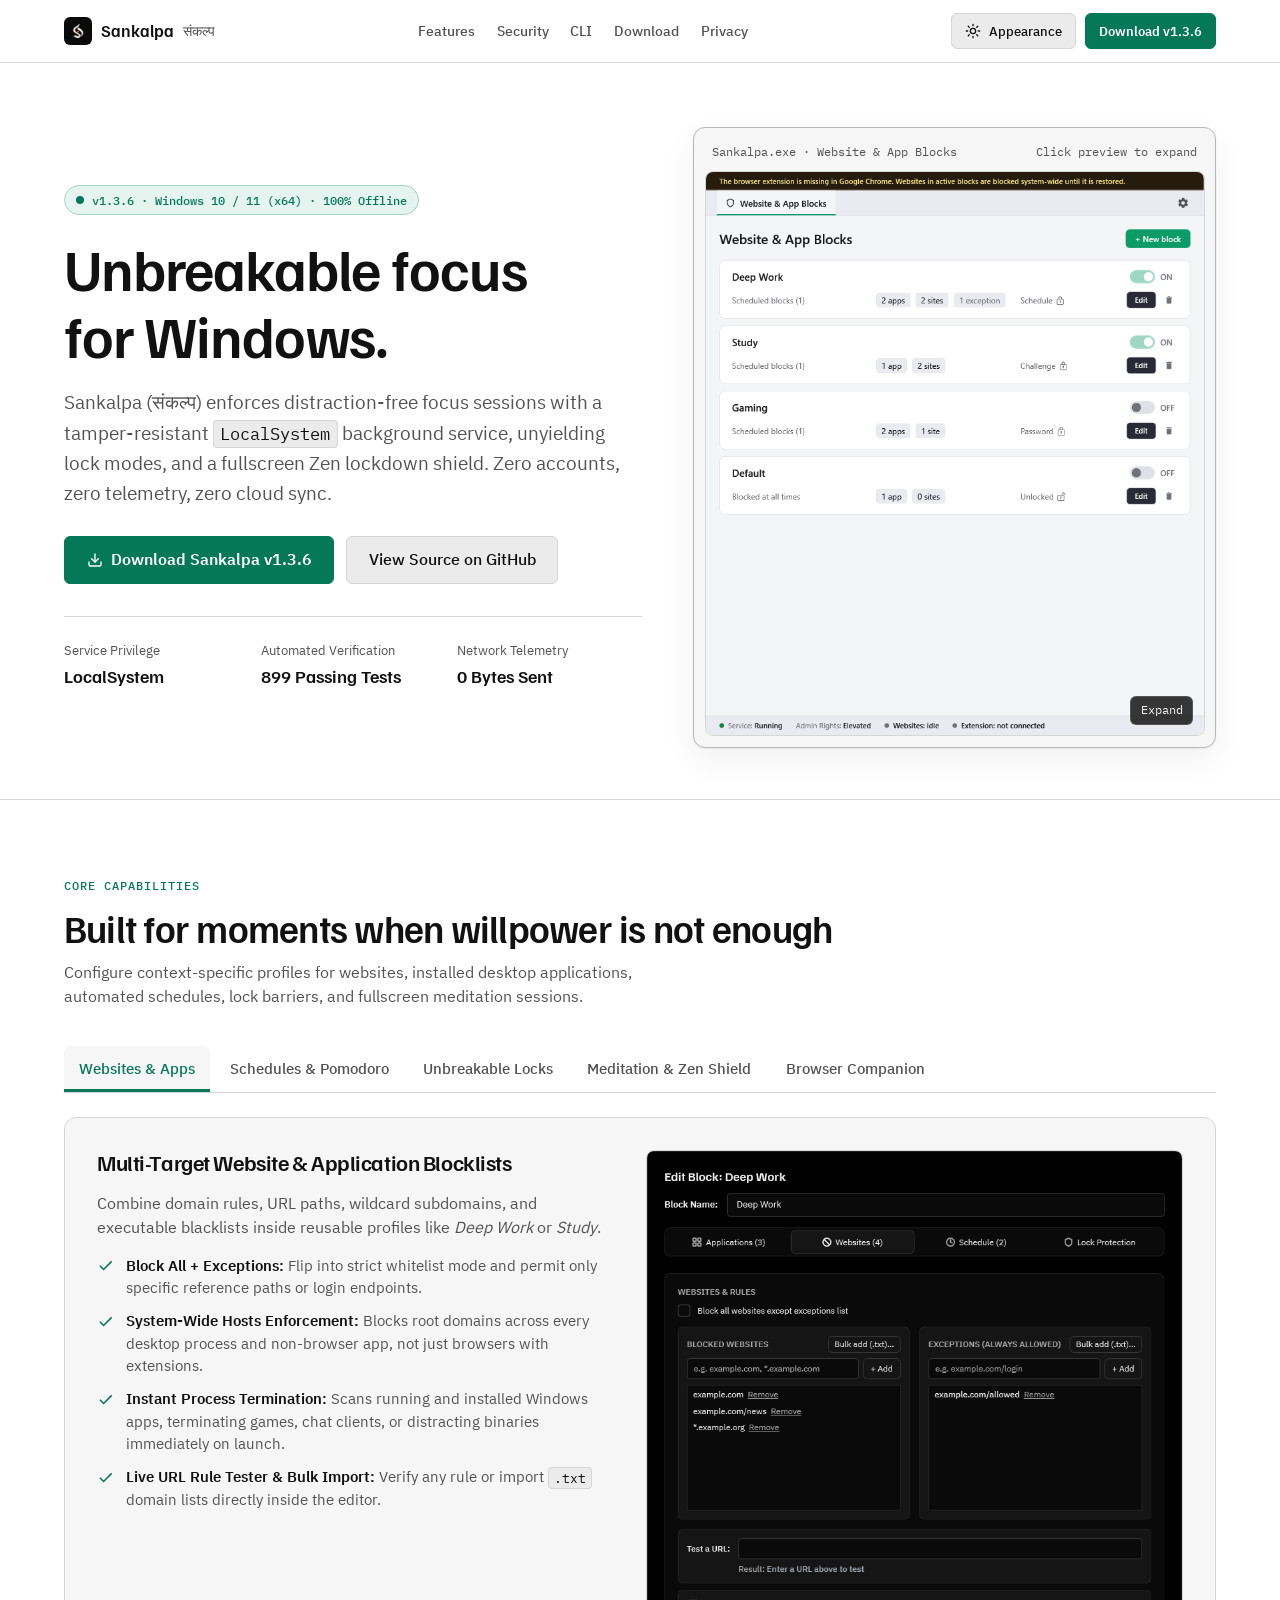
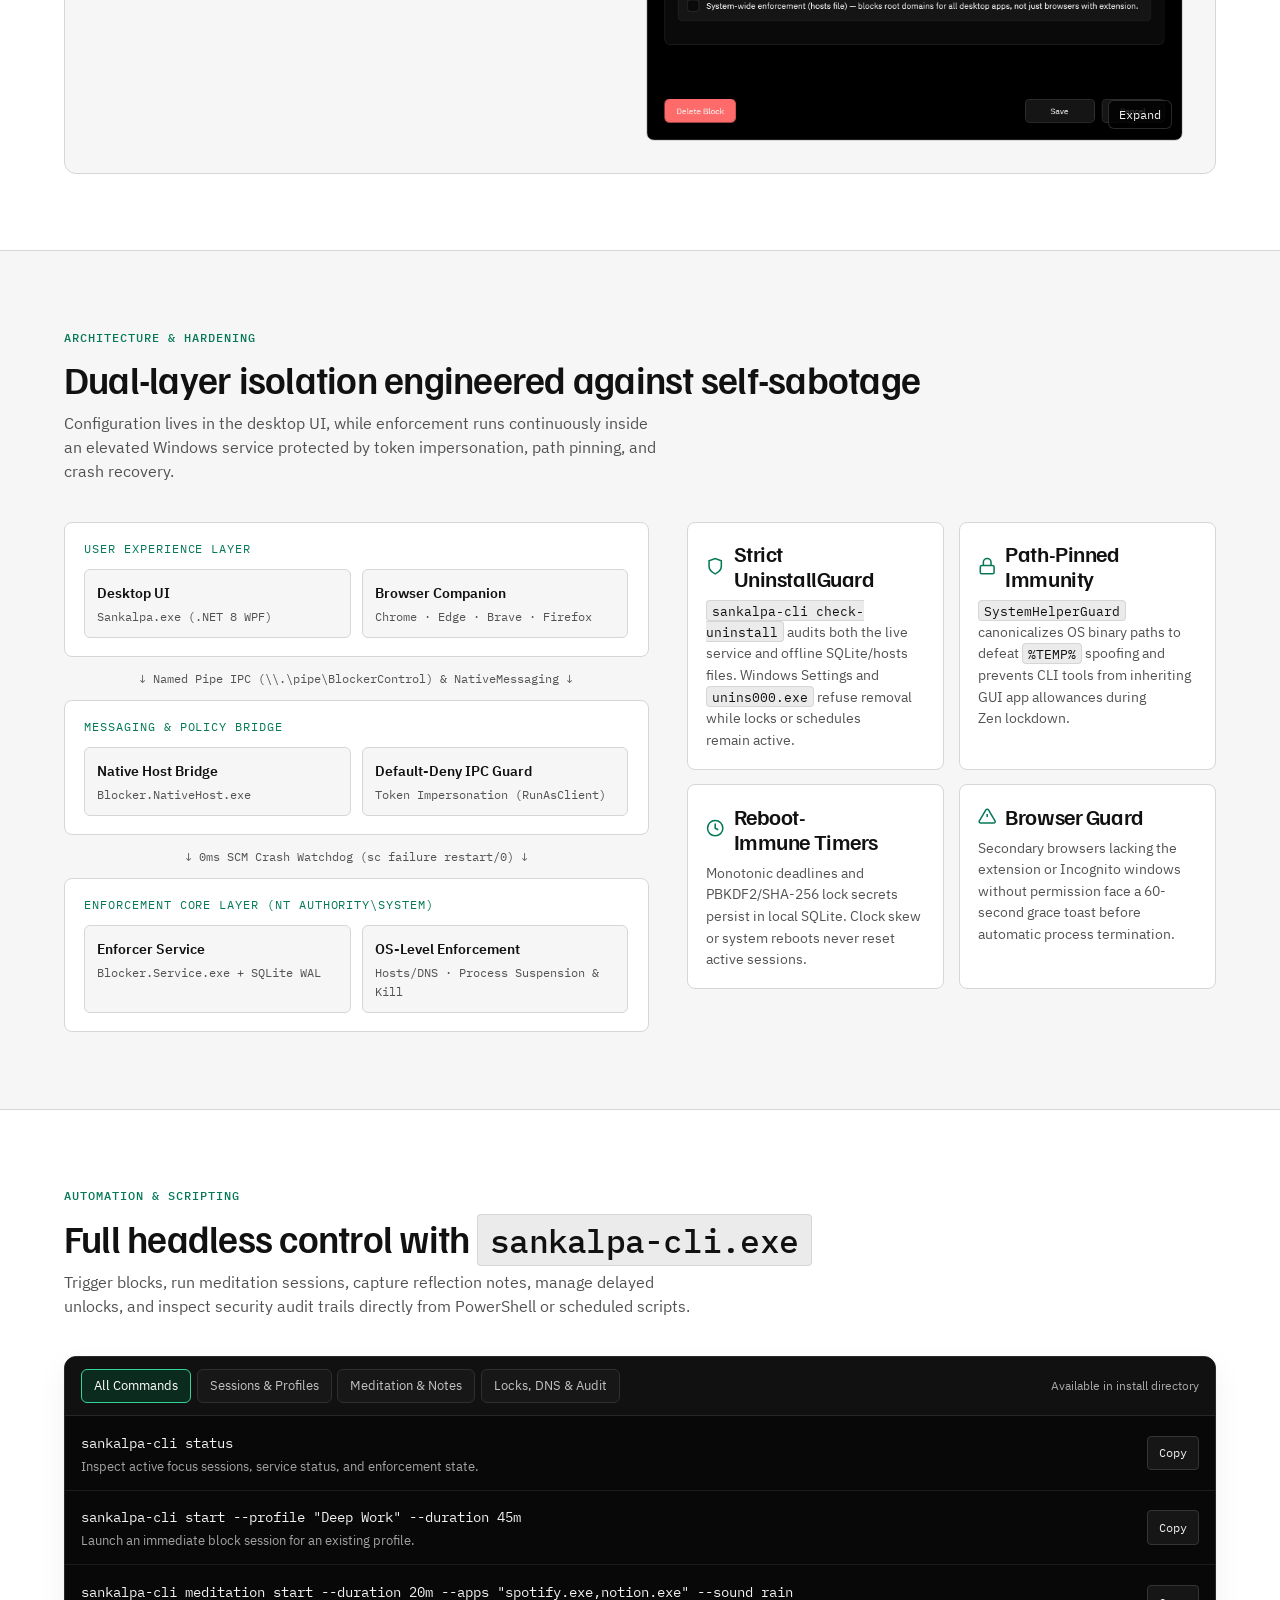
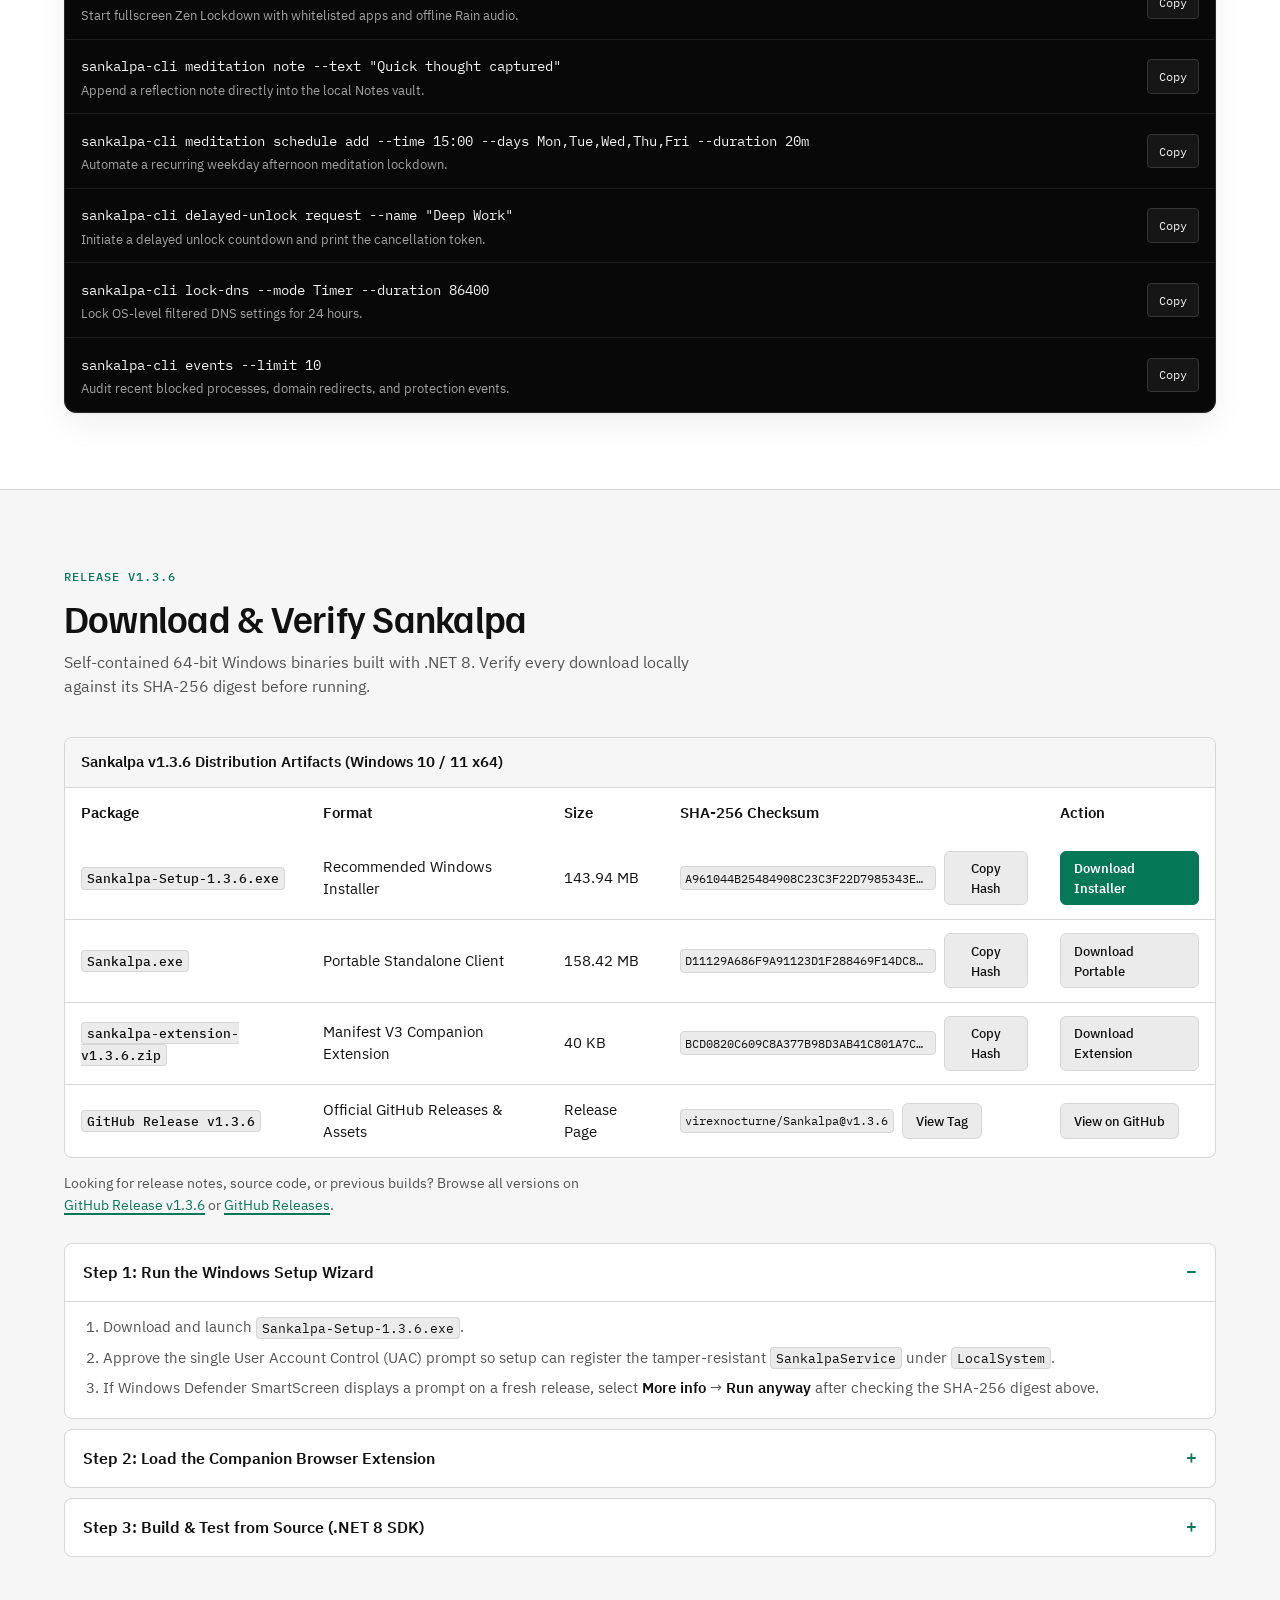
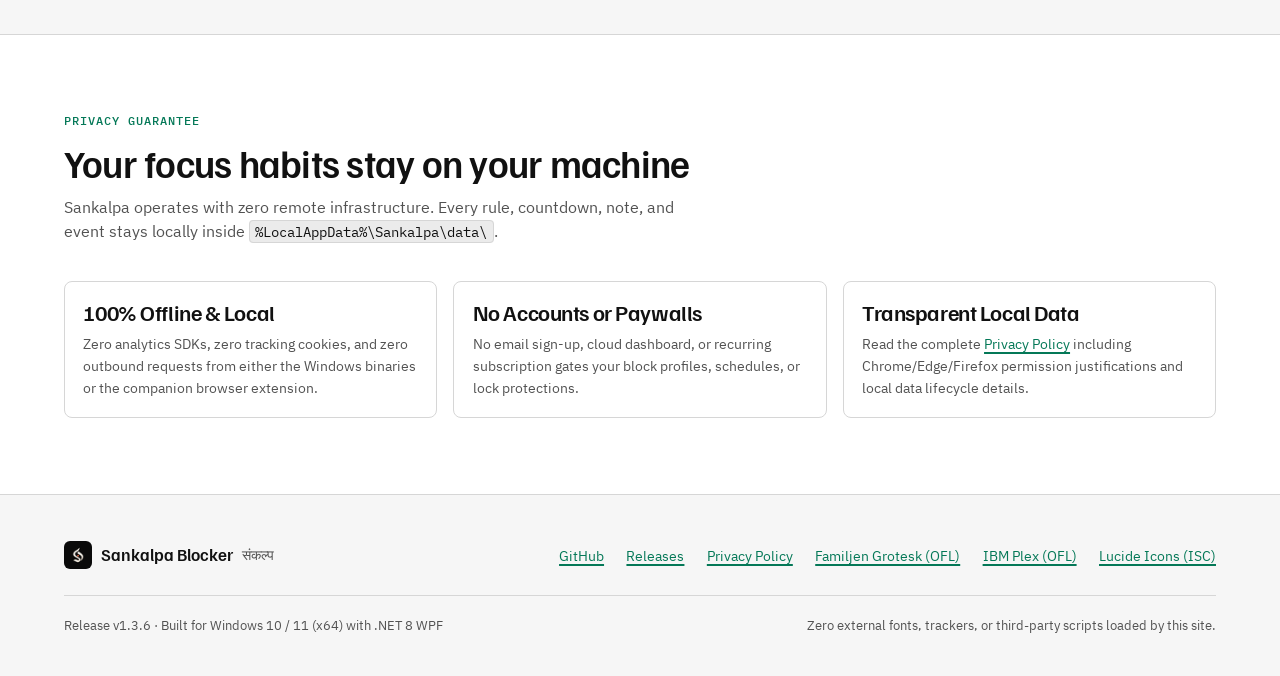
<file: docs/index.html>
<!DOCTYPE html>
<html lang="en" data-accent="emerald">
<head>
  <meta charset="utf-8">
  <meta name="viewport" content="width=device-width, initial-scale=1.0">
  <title>Sankalpa Blocker | Tamper-Resistant Focus &amp; App Blocker for Windows</title>
  <meta name="description" content="Tamper-resistant focus, website, and application blocker for Windows. 100% offline enforcement with LocalSystem service hardening, unbreakable lock modes, and Zen lockdown mode.">
  <meta name="color-scheme" content="light dark">
  <script>
    (function () {
      try {
        var scheme = localStorage.getItem("color-scheme");
        if (scheme === "light" || scheme === "dark") {
          document.querySelector('meta[name="color-scheme"]').content = scheme;
        }
        var accent = localStorage.getItem("sankalpa-accent");
        if (accent && /^(emerald|indigo|violet|amber|rose|slate)$/.test(accent)) {
          document.documentElement.dataset.accent = accent;
        }
      } catch (e) {}
    })();
  </script>
  <link rel="icon" type="image/png" href="assets/logo-32.png">
  <link rel="preload" href="assets/fonts/FamiljenGrotesk-SemiBold.ttf" as="font" type="font/ttf" crossorigin>
  <link rel="stylesheet" href="styles.css">
  <script src="app.js" defer></script>
</head>
<body>
  <a href="#main-heading" class="skip-link visually-hidden">Skip to content</a>

  <header class="site-header">
    <div class="container header-inner">
      <a href="#top" class="brand">
        <img src="assets/logo-32.png" alt="" width="32" height="32" class="brand-logo">
        <span>Sankalpa</span>
        <span lang="sa" class="brand-sanskrit">संकल्प</span>
      </a>

      <nav aria-label="Primary">
        <ul class="nav-list">
          <li><a href="#features" class="nav-link">Features</a></li>
          <li><a href="#security" class="nav-link">Security</a></li>
          <li><a href="#cli" class="nav-link">CLI</a></li>
          <li><a href="#download" class="nav-link">Download</a></li>
          <li><a href="privacy.html" class="nav-link">Privacy</a></li>
        </ul>
      </nav>

      <div class="header-actions">
        <button id="appearance-trigger" type="button" class="btn btn-compact" popovertarget="appearance-popover" aria-haspopup="dialog">
          <svg class="btn-icon" aria-hidden="true" viewBox="0 0 24 24" fill="none" stroke="currentColor" stroke-width="2" stroke-linecap="round" stroke-linejoin="round">
            <circle cx="12" cy="12" r="4"></circle>
            <path d="M12 2v2M12 20v2M4.93 4.93l1.41 1.41M17.66 17.66l1.41 1.41M2 12h2M20 12h2M6.34 17.66l-1.41 1.41M19.07 4.93l-1.41 1.41"></path>
          </svg>
          <span>Appearance</span>
        </button>
        <a href="#download" class="btn btn-primary btn-compact header-cta">Download v1.3.6</a>
      </div>
    </div>

    <div id="appearance-popover" class="appearance-popover" popover="auto" aria-labelledby="appearance-heading">
      <div class="popover-header">
        <h2 id="appearance-heading" class="popover-title">Appearance &amp; Theme</h2>
        <button id="appearance-done" type="button" class="btn btn-compact">Done</button>
      </div>

      <div class="popover-section">
        <fieldset class="theme-options">
          <legend class="popover-label">Theme mode</legend>
          <label class="theme-option" for="theme-system">
            <span class="theme-option-left">
              <input id="theme-system" type="radio" name="site-theme" value="system" checked>
              <span>System</span>
            </span>
            <span id="system-scheme-meta" class="theme-meta">Follows OS</span>
          </label>
          <label class="theme-option" for="theme-dark">
            <span class="theme-option-left">
              <input id="theme-dark" type="radio" name="site-theme" value="dark">
              <span>Obsidian Black</span>
            </span>
            <span class="theme-meta">Zero glare</span>
          </label>
          <label class="theme-option" for="theme-light">
            <span class="theme-option-left">
              <input id="theme-light" type="radio" name="site-theme" value="light">
              <span>Crisp Light</span>
            </span>
            <span class="theme-meta">Daylight</span>
          </label>
        </fieldset>
      </div>

      <div class="popover-section">
        <fieldset class="accent-grid">
          <legend class="popover-label">Accent palette</legend>
          <label class="accent-chip" for="accent-emerald">
            <input id="accent-emerald" type="radio" name="site-accent" value="emerald" checked>
            <span class="swatch swatch-emerald"></span>
            <span>Emerald</span>
          </label>
          <label class="accent-chip" for="accent-indigo">
            <input id="accent-indigo" type="radio" name="site-accent" value="indigo">
            <span class="swatch swatch-indigo"></span>
            <span>Indigo</span>
          </label>
          <label class="accent-chip" for="accent-violet">
            <input id="accent-violet" type="radio" name="site-accent" value="violet">
            <span class="swatch swatch-violet"></span>
            <span>Violet</span>
          </label>
          <label class="accent-chip" for="accent-amber">
            <input id="accent-amber" type="radio" name="site-accent" value="amber">
            <span class="swatch swatch-amber"></span>
            <span>Amber</span>
          </label>
          <label class="accent-chip" for="accent-rose">
            <input id="accent-rose" type="radio" name="site-accent" value="rose">
            <span class="swatch swatch-rose"></span>
            <span>Rose</span>
          </label>
          <label class="accent-chip" for="accent-slate">
            <input id="accent-slate" type="radio" name="site-accent" value="slate">
            <span class="swatch swatch-slate"></span>
            <span>Slate</span>
          </label>
        </fieldset>
      </div>
    </div>
  </header>

  <main id="top">
    <section class="hero">
      <div class="container hero-grid">
        <div>
          <p class="eyebrow">
            <span class="status-dot" aria-hidden="true"></span>
            <span>v1.3.6 · Windows 10 / 11 (x64) · 100% Offline</span>
          </p>
          <h1 id="main-heading" tabindex="-1">Unbreakable focus for Windows.</h1>
          <p class="hero-subtitle">
            Sankalpa (<span lang="sa">संकल्प</span>) enforces distraction-free focus sessions with a tamper-resistant
            <code>LocalSystem</code> background service, unyielding lock modes, and a fullscreen Zen lockdown shield.
            Zero accounts, zero telemetry, zero cloud sync.
          </p>
          <div class="hero-actions">
            <a href="#download" class="btn btn-primary btn-lg">
              <svg class="btn-icon" aria-hidden="true" viewBox="0 0 24 24" fill="none" stroke="currentColor" stroke-width="2" stroke-linecap="round" stroke-linejoin="round">
                <path d="M21 15v4a2 2 0 0 1-2 2H5a2 2 0 0 1-2-2v-4"></path>
                <polyline points="7 10 12 15 17 10"></polyline>
                <line x1="12" y1="15" x2="12" y2="3"></line>
              </svg>
              <span>Download Sankalpa v1.3.6</span>
            </a>
            <a href="https://github.com/virexnocturne/Sankalpa" class="btn btn-lg" rel="noopener noreferrer">
              <span>View Source on GitHub</span>
            </a>
          </div>

          <dl class="hero-facts">
            <div class="fact-item">
              <dt class="fact-label">Service Privilege</dt>
              <dd class="fact-value">LocalSystem</dd>
            </div>
            <div class="fact-item">
              <dt class="fact-label">Automated Verification</dt>
              <dd class="fact-value">899 Passing Tests</dd>
            </div>
            <div class="fact-item">
              <dt class="fact-label">Network Telemetry</dt>
              <dd class="fact-value">0 Bytes Sent</dd>
            </div>
          </dl>
        </div>

        <div class="showcase-frame">
          <div class="showcase-bar">
            <span>Sankalpa.exe · Website &amp; App Blocks</span>
            <span>Click preview to expand</span>
          </div>
          <button
            type="button"
            class="shot-trigger shot-dark-only"
            data-lightbox-src="screenshots/dashboard-black.png"
            data-lightbox-title="Sankalpa Dashboard — Obsidian Black Theme"
            data-lightbox-caption="Main profile dashboard with Deep Work, Study, Gaming, and Default blocks plus real-time service and extension status."
            data-lightbox-width="746"
            data-lightbox-height="844"
          >
            <img
              src="screenshots/dashboard-black.png"
              alt="Sankalpa desktop dashboard in Obsidian Black theme showing Deep Work, Study, Gaming, and Default block profiles"
              width="746"
              height="844"
              fetchpriority="high"
            >
            <span class="shot-caption-pill" aria-hidden="true">Expand</span>
            <span class="visually-hidden">Open larger preview</span>
          </button>
          <button
            type="button"
            class="shot-trigger shot-light-only"
            data-lightbox-src="screenshots/dashboard-white.png"
            data-lightbox-title="Sankalpa Dashboard — Crisp Light Theme"
            data-lightbox-caption="High-contrast daylight dashboard displaying active schedules, app and website counts, and lock states."
            data-lightbox-width="746"
            data-lightbox-height="844"
          >
            <img
              src="screenshots/dashboard-white.png"
              alt="Sankalpa desktop dashboard in Crisp Light theme showing Deep Work, Study, Gaming, and Default block profiles"
              width="746"
              height="844"
              fetchpriority="high"
            >
            <span class="shot-caption-pill" aria-hidden="true">Expand</span>
            <span class="visually-hidden">Open larger preview</span>
          </button>
        </div>
      </div>
    </section>

    <section id="features" class="section">
      <div class="container">
        <div class="section-header">
          <span class="section-kicker">Core Capabilities</span>
          <h2>Built for moments when willpower is not enough</h2>
          <p>
            Configure context-specific profiles for websites, installed desktop applications, automated schedules,
            lock barriers, and fullscreen meditation sessions.
          </p>
        </div>

        <div class="tablist-wrap">
          <div class="tablist" focusgroup="tablist nomemory" aria-label="Sankalpa feature modules">
            <button type="button" role="tab" id="tab-blocklists" aria-selected="true" focusgroupstart class="tab-btn">
              Websites &amp; Apps
            </button>
            <button type="button" role="tab" id="tab-schedules" aria-selected="false" class="tab-btn">
              Schedules &amp; Pomodoro
            </button>
            <button type="button" role="tab" id="tab-locks" aria-selected="false" class="tab-btn">
              Unbreakable Locks
            </button>
            <button type="button" role="tab" id="tab-zen" aria-selected="false" class="tab-btn">
              Meditation &amp; Zen Shield
            </button>
            <button type="button" role="tab" id="tab-extension" aria-selected="false" class="tab-btn">
              Browser Companion
            </button>
          </div>
        </div>

        <div class="tab-panels">
          <div role="tabpanel" aria-labelledby="tab-blocklists" class="tab-panel">
            <div class="panel-card">
              <div class="panel-copy">
                <h3>Multi-Target Website &amp; Application Blocklists</h3>
                <p>
                  Combine domain rules, URL paths, wildcard subdomains, and executable blacklists inside reusable
                  profiles like <em>Deep Work</em> or <em>Study</em>.
                </p>
                <ul class="feature-list">
                  <li>
                    <svg class="check-icon" aria-hidden="true" viewBox="0 0 24 24" fill="none" stroke="currentColor" stroke-width="2.2"><polyline points="20 6 9 17 4 12"></polyline></svg>
                    <span><strong>Block All + Exceptions:</strong> Flip into strict whitelist mode and permit only specific reference paths or login endpoints.</span>
                  </li>
                  <li>
                    <svg class="check-icon" aria-hidden="true" viewBox="0 0 24 24" fill="none" stroke="currentColor" stroke-width="2.2"><polyline points="20 6 9 17 4 12"></polyline></svg>
                    <span><strong>System-Wide Hosts Enforcement:</strong> Blocks root domains across every desktop process and non-browser app, not just browsers with extensions.</span>
                  </li>
                  <li>
                    <svg class="check-icon" aria-hidden="true" viewBox="0 0 24 24" fill="none" stroke="currentColor" stroke-width="2.2"><polyline points="20 6 9 17 4 12"></polyline></svg>
                    <span><strong>Instant Process Termination:</strong> Scans running and installed Windows apps, terminating games, chat clients, or distracting binaries immediately on launch.</span>
                  </li>
                  <li>
                    <svg class="check-icon" aria-hidden="true" viewBox="0 0 24 24" fill="none" stroke="currentColor" stroke-width="2.2"><polyline points="20 6 9 17 4 12"></polyline></svg>
                    <span><strong>Live URL Rule Tester &amp; Bulk Import:</strong> Verify any rule or import <code>.txt</code> domain lists directly inside the editor.</span>
                  </li>
                </ul>
              </div>
              <div class="panel-media">
                <button
                  type="button"
                  class="shot-trigger"
                  data-lightbox-src="screenshots/block-editor-websites.png"
                  data-lightbox-title="Website Blocklist &amp; Exception Editor"
                  data-lightbox-caption="Configure blocked domains, path exceptions, live URL rule tests, and system-wide hosts enforcement."
                  data-lightbox-width="766"
                  data-lightbox-height="844"
                >
                  <img
                    src="screenshots/block-editor-websites.png"
                    alt="Sankalpa Edit Block Websites tab showing blocked URLs, exceptions list, live URL tester, and system-wide hosts enforcement toggle"
                    width="766"
                    height="844"
                    loading="lazy"
                  >
                  <span class="shot-caption-pill" aria-hidden="true">Expand</span>
                  <span class="visually-hidden">Open larger preview</span>
                </button>
              </div>
            </div>
          </div>

          <div role="tabpanel" aria-labelledby="tab-schedules" class="tab-panel" hidden="until-found">
            <div class="panel-card">
              <div class="panel-copy">
                <h3>Automated Schedules, Allowances &amp; Pomodoro Cycles</h3>
                <p>
                  Lock in your weekly cadence so enforcement starts right on time without relying on manual discipline.
                </p>
                <ul class="feature-list">
                  <li>
                    <svg class="check-icon" aria-hidden="true" viewBox="0 0 24 24" fill="none" stroke="currentColor" stroke-width="2.2"><polyline points="20 6 9 17 4 12"></polyline></svg>
                    <span><strong>Multi-Day Recurring Windows:</strong> Stack weekday work blocks and weekend study intervals per profile.</span>
                  </li>
                  <li>
                    <svg class="check-icon" aria-hidden="true" viewBox="0 0 24 24" fill="none" stroke="currentColor" stroke-width="2.2"><polyline points="20 6 9 17 4 12"></polyline></svg>
                    <span><strong>Daily Usage Allowance:</strong> Budget a daily recreation quota (15m, 30m, 45m, 60m) before the profile locks down for the rest of the day.</span>
                  </li>
                  <li>
                    <svg class="check-icon" aria-hidden="true" viewBox="0 0 24 24" fill="none" stroke="currentColor" stroke-width="2.2"><polyline points="20 6 9 17 4 12"></polyline></svg>
                    <span><strong>Pomodoro Focus Sprints:</strong> Run structured work/break cycles with earned break reward credits upon completion.</span>
                  </li>
                </ul>
              </div>
              <div class="panel-media">
                <div class="media-subgrid">
                  <button
                    type="button"
                    class="shot-trigger"
                    data-lightbox-src="screenshots/block-editor-schedule.png"
                    data-lightbox-title="Automated Weekly Schedule &amp; Daily Allowance"
                    data-lightbox-caption="Multi-row weekly schedule rules paired with a configurable daily usage allowance."
                    data-lightbox-width="766"
                    data-lightbox-height="844"
                  >
                    <img
                      src="screenshots/block-editor-schedule.png"
                      alt="Sankalpa Schedule tab showing weekday and weekend time windows and daily 30 minute allowance"
                      width="766"
                      height="844"
                      loading="lazy"
                    >
                    <span class="shot-caption-pill" aria-hidden="true">Expand</span>
                    <span class="visually-hidden">Open larger preview</span>
                  </button>
                  <button
                    type="button"
                    class="shot-trigger"
                    data-lightbox-src="screenshots/start-session-pomodoro.png"
                    data-lightbox-title="Pomodoro Cycle Starter"
                    data-lightbox-caption="Configure focus intervals, short and long breaks, cycles, and early-stop lock state."
                    data-lightbox-width="426"
                    data-lightbox-height="503"
                  >
                    <img
                      src="screenshots/start-session-pomodoro.png"
                      alt="Start Block dialog in Pomodoro Cycles mode with 25 minute focus interval, 5 minute short break, and locked checkbox"
                      width="426"
                      height="503"
                      loading="lazy"
                    >
                    <span class="shot-caption-pill" aria-hidden="true">Expand</span>
                    <span class="visually-hidden">Open larger preview</span>
                  </button>
                </div>
              </div>
            </div>
          </div>

          <div role="tabpanel" aria-labelledby="tab-locks" class="tab-panel" hidden="until-found">
            <div class="panel-card">
              <div class="panel-copy">
                <h3>Five Graduated Lock Protections</h3>
                <p>
                  Stop impulse overrides before they happen. Once a lock engages, neither settings edits nor early toggle
                  switches can disable the profile until the barrier is cleared.
                </p>
                <ul class="feature-list">
                  <li>
                    <svg class="check-icon" aria-hidden="true" viewBox="0 0 24 24" fill="none" stroke="currentColor" stroke-width="2.2"><polyline points="20 6 9 17 4 12"></polyline></svg>
                    <span><strong>Complete Timed Lock:</strong> Unconditional lock from 1 hour up to 1 year—cannot be stopped or edited early.</span>
                  </li>
                  <li>
                    <svg class="check-icon" aria-hidden="true" viewBox="0 0 24 24" fill="none" stroke="currentColor" stroke-width="2.2"><polyline points="20 6 9 17 4 12"></polyline></svg>
                    <span><strong>Schedule Lock:</strong> Automatically pins the toggle switch disabled for the full duration of configured schedule windows.</span>
                  </li>
                  <li>
                    <svg class="check-icon" aria-hidden="true" viewBox="0 0 24 24" fill="none" stroke="currentColor" stroke-width="2.2"><polyline points="20 6 9 17 4 12"></polyline></svg>
                    <span><strong>Delayed Unlock:</strong> Requires waiting out an active 15m, 30m, 1h, or 2h countdown timer to defeat impulsive unlocking.</span>
                  </li>
                  <li>
                    <svg class="check-icon" aria-hidden="true" viewBox="0 0 24 24" fill="none" stroke="currentColor" stroke-width="2.2"><polyline points="20 6 9 17 4 12"></polyline></svg>
                    <span><strong>Random 80-Char Challenge &amp; Password Lock:</strong> Choose zero-typo random text entry or PBKDF2/SHA-256 salted password verification.</span>
                  </li>
                </ul>
              </div>
              <div class="panel-media">
                <button
                  type="button"
                  class="shot-trigger"
                  data-lightbox-src="screenshots/lock-protection.png"
                  data-lightbox-title="Lock Protection Configuration"
                  data-lightbox-caption="Choose Unlocked, Complete Timed Lock, Pomodoro Cycles, Schedule Lock, 80-character Typing Challenge, or Password Protection."
                  data-lightbox-width="766"
                  data-lightbox-height="844"
                >
                  <img
                    src="screenshots/lock-protection.png"
                    alt="Lock Protection tab showing quick lock presets from 1 hour to 1 year, Pomodoro, Schedule Lock, Typing challenge, and Password protection"
                    width="766"
                    height="844"
                    loading="lazy"
                  >
                  <span class="shot-caption-pill" aria-hidden="true">Expand</span>
                  <span class="visually-hidden">Open larger preview</span>
                </button>
              </div>
            </div>
          </div>

          <div role="tabpanel" aria-labelledby="tab-zen" class="tab-panel" hidden="until-found">
            <div class="panel-card">
              <div class="panel-copy">
                <h3>Meditation &amp; Computer Lockdown Mode</h3>
                <p>
                  Enter a calm, multi-monitor fullscreen Zen Shield that suspends background distractions while giving
                  safe, path-pinned access to only the applications you whitelist.
                </p>
                <ul class="feature-list">
                  <li>
                    <svg class="check-icon" aria-hidden="true" viewBox="0 0 24 24" fill="none" stroke="currentColor" stroke-width="2.2"><polyline points="20 6 9 17 4 12"></polyline></svg>
                    <span><strong>Hardened Zen Shield &amp; Mini-HUD:</strong> Suppresses <code>Alt+Tab</code>, <code>Win+Tab</code>, and Task View gestures while keeping a compact floating Mini-HUD over whitelisted apps.</span>
                  </li>
                  <li>
                    <svg class="check-icon" aria-hidden="true" viewBox="0 0 24 24" fill="none" stroke="currentColor" stroke-width="2.2"><polyline points="20 6 9 17 4 12"></polyline></svg>
                    <span><strong>Offline Ambient Soundscapes:</strong> Seamless 16-bit PCM loops (Rain, Library, Forest, Singing Bowls) plus local audio &amp; M3U/M3U8 playlist import.</span>
                  </li>
                  <li>
                    <svg class="check-icon" aria-hidden="true" viewBox="0 0 24 24" fill="none" stroke="currentColor" stroke-width="2.2"><polyline points="20 6 9 17 4 12"></polyline></svg>
                    <span><strong>Obsidian-Style Notes &amp; Zen Snipper:</strong> Slide-out Markdown reflection drawer with interactive checkboxes, <code>Ctrl+Shift+S</code> screen snips, and 3-way Markdown export.</span>
                  </li>
                  <li>
                    <svg class="check-icon" aria-hidden="true" viewBox="0 0 24 24" fill="none" stroke="currentColor" stroke-width="2.2"><polyline points="20 6 9 17 4 12"></polyline></svg>
                    <span><strong>v1.3.6 Zen UI &amp; CLI Meditation:</strong> Discrete 5-event WinEvent filter coalescing, async single-verify PBKDF2 unlock, full CLI lockdown controls, and secure M3U playlist import.</span>
                  </li>
                </ul>

                <div class="zen-widget" data-paused="false">
                  <div class="zen-ring">
                    <span class="zen-ring-pulse" aria-hidden="true"></span>
                    <div>
                      <div class="zen-timer">18:45</div>
                      <div class="zen-caption">Zen Shield Preview</div>
                    </div>
                  </div>
                  <button id="zen-motion-toggle" type="button" class="btn btn-compact">
                    Pause breathing animation
                  </button>
                </div>
              </div>
              <div class="panel-media">
                <button
                  type="button"
                  class="shot-trigger"
                  data-lightbox-src="assets/screenshots/zen-shield-kiosk.png"
                  data-lightbox-title="Fullscreen Zen Shield Lockdown"
                  data-lightbox-caption="Multi-monitor Zen Shield showing adaptive monospace timer, breathing ring, whitelisted app launcher pills, ambient soundscape pill, and Notes handle."
                  data-lightbox-width="1268"
                  data-lightbox-height="848"
                >
                  <img
                    src="assets/screenshots/zen-shield-kiosk.png"
                    alt="Fullscreen Zen Shield window with 18:45 countdown timer, breathing ring, allowed apps VS Code, Spotify, and Notepad, and right-edge Notes drawer tab"
                    width="1268"
                    height="848"
                    loading="lazy"
                  >
                  <span class="shot-caption-pill" aria-hidden="true">Expand</span>
                  <span class="visually-hidden">Open larger preview</span>
                </button>
                <div class="media-subgrid">
                  <button
                    type="button"
                    class="shot-trigger"
                    data-lightbox-src="assets/screenshots/zen-quick-notes.png"
                    data-lightbox-title="Quick Notes &amp; Task Checklists"
                    data-lightbox-caption="Auto-saved Markdown notes with interactive checklists and timestamped reflections."
                    data-lightbox-width="396"
                    data-lightbox-height="576"
                  >
                    <img
                      src="assets/screenshots/zen-quick-notes.png"
                      alt="Quick Notes overlay showing Session Objectives checklist and Mindfulness Insight note"
                      width="396"
                      height="576"
                      loading="lazy"
                    >
                    <span class="shot-caption-pill" aria-hidden="true">Expand</span>
                    <span class="visually-hidden">Open larger preview</span>
                  </button>
                  <button
                    type="button"
                    class="shot-trigger"
                    data-lightbox-src="assets/screenshots/zen-mini-hud.png"
                    data-lightbox-title="Whitelisted App Mini-HUD"
                    data-lightbox-caption="Floating HUD pill with remaining countdown, soundscape toggle, Notes, Snip, and Return to Zen Shield."
                    data-lightbox-width="512"
                    data-lightbox-height="122"
                  >
                    <img
                      src="assets/screenshots/zen-mini-hud.png"
                      alt="Floating Mini-HUD pill showing 18:45 remaining, Rain sound control, Notes, and Snip actions"
                      width="512"
                      height="122"
                      loading="lazy"
                    >
                    <span class="shot-caption-pill" aria-hidden="true">Expand</span>
                    <span class="visually-hidden">Open larger preview</span>
                  </button>
                </div>
              </div>
            </div>
          </div>

          <div role="tabpanel" aria-labelledby="tab-extension" class="tab-panel" hidden="until-found">
            <div class="panel-card">
              <div class="panel-copy">
                <h3>Offline Manifest V3 Browser Companion</h3>
                <p>
                  Pair the desktop service with the companion extension across Chrome, Microsoft Edge, Brave, Firefox,
                  Vivaldi, and Opera for zero-latency URL enforcement.
                </p>
                <ul class="feature-list">
                  <li>
                    <svg class="check-icon" aria-hidden="true" viewBox="0 0 24 24" fill="none" stroke="currentColor" stroke-width="2.2"><polyline points="20 6 9 17 4 12"></polyline></svg>
                    <span><strong>Native Messaging Bridge:</strong> Connects locally to <code>Blocker.NativeHost.exe</code> over OS standard I/O pipes—zero external requests.</span>
                  </li>
                  <li>
                    <svg class="check-icon" aria-hidden="true" viewBox="0 0 24 24" fill="none" stroke="currentColor" stroke-width="2.2"><polyline points="20 6 9 17 4 12"></polyline></svg>
                    <span><strong>1-Click Site Block &amp; Live Countdown:</strong> Block the active tab domain or monitor locked profile timers from the toolbar popup.</span>
                  </li>
                  <li>
                    <svg class="check-icon" aria-hidden="true" viewBox="0 0 24 24" fill="none" stroke="currentColor" stroke-width="2.2"><polyline points="20 6 9 17 4 12"></polyline></svg>
                    <span><strong>Incognito Tamper Enforcement:</strong> Detects Incognito/InPrivate windows lacking extension access and triggers a 60s compliance countdown before termination.</span>
                  </li>
                </ul>
              </div>
              <div class="panel-media">
                <button
                  type="button"
                  class="shot-trigger"
                  data-lightbox-src="screenshots/extension-popup.png"
                  data-lightbox-title="Sankalpa Browser Companion Popup"
                  data-lightbox-caption="Toolbar popup showing Guarding status, quick Block this site action, active timers, and locked profile indicators."
                  data-lightbox-width="1287"
                  data-lightbox-height="885"
                >
                  <img
                    src="screenshots/extension-popup.png"
                    alt="Sankalpa browser extension popup displaying active and inactive blocks with live countdown timers"
                    width="1287"
                    height="885"
                    loading="lazy"
                  >
                  <span class="shot-caption-pill" aria-hidden="true">Expand</span>
                  <span class="visually-hidden">Open larger preview</span>
                </button>
              </div>
            </div>
          </div>
        </div>
      </div>
    </section>

    <section id="security" class="section section-alt">
      <div class="container">
        <div class="section-header">
          <span class="section-kicker">Architecture &amp; Hardening</span>
          <h2>Dual-layer isolation engineered against self-sabotage</h2>
          <p>
            Configuration lives in the desktop UI, while enforcement runs continuously inside an elevated Windows service
            protected by token impersonation, path pinning, and crash recovery.
          </p>
        </div>

        <div class="arch-grid">
          <div class="arch-stack" aria-label="Sankalpa dual-layer security architecture">
            <div class="arch-layer">
              <div class="arch-layer-label">User Experience Layer</div>
              <div class="arch-nodes">
                <div class="arch-node">
                  <div class="arch-node-title">Desktop UI</div>
                  <div class="arch-node-sub">Sankalpa.exe (.NET 8 WPF)</div>
                </div>
                <div class="arch-node">
                  <div class="arch-node-title">Browser Companion</div>
                  <div class="arch-node-sub">Chrome · Edge · Brave · Firefox</div>
                </div>
              </div>
            </div>

            <div class="arch-pipe">
              <span>↓ Named Pipe IPC (\\.\pipe\BlockerControl) &amp; NativeMessaging ↓</span>
            </div>

            <div class="arch-layer">
              <div class="arch-layer-label">Messaging &amp; Policy Bridge</div>
              <div class="arch-nodes">
                <div class="arch-node">
                  <div class="arch-node-title">Native Host Bridge</div>
                  <div class="arch-node-sub">Blocker.NativeHost.exe</div>
                </div>
                <div class="arch-node">
                  <div class="arch-node-title">Default-Deny IPC Guard</div>
                  <div class="arch-node-sub">Token Impersonation (RunAsClient)</div>
                </div>
              </div>
            </div>

            <div class="arch-pipe">
              <span>↓ 0ms SCM Crash Watchdog (sc failure restart/0) ↓</span>
            </div>

            <div class="arch-layer">
              <div class="arch-layer-label">Enforcement Core Layer (NT AUTHORITY\SYSTEM)</div>
              <div class="arch-nodes">
                <div class="arch-node">
                  <div class="arch-node-title">Enforcer Service</div>
                  <div class="arch-node-sub">Blocker.Service.exe + SQLite WAL</div>
                </div>
                <div class="arch-node">
                  <div class="arch-node-title">OS-Level Enforcement</div>
                  <div class="arch-node-sub">Hosts/DNS · Process Suspension &amp; Kill</div>
                </div>
              </div>
            </div>
          </div>

          <div class="card-grid">
            <article class="info-card">
              <div class="info-card-head">
                <svg class="info-card-icon" aria-hidden="true" viewBox="0 0 24 24" fill="none" stroke="currentColor" stroke-width="2"><path d="M12 22s8-4 8-10V5l-8-3-8 3v7c0 6 8 10 8 10z"></path></svg>
                <h3>Strict UninstallGuard</h3>
              </div>
              <p>
                <code>sankalpa-cli check-uninstall</code> audits both the live service and offline SQLite/hosts files.
                Windows Settings and <code>unins000.exe</code> refuse removal while locks or schedules remain active.
              </p>
            </article>

            <article class="info-card">
              <div class="info-card-head">
                <svg class="info-card-icon" aria-hidden="true" viewBox="0 0 24 24" fill="none" stroke="currentColor" stroke-width="2"><rect x="3" y="11" width="18" height="11" rx="2" ry="2"></rect><path d="M7 11V7a5 5 0 0 1 10 0v4"></path></svg>
                <h3>Path-Pinned Immunity</h3>
              </div>
              <p>
                <code>SystemHelperGuard</code> canonicalizes OS binary paths to defeat <code>%TEMP%</code> spoofing and
                prevents CLI tools from inheriting GUI app allowances during Zen lockdown.
              </p>
            </article>

            <article class="info-card">
              <div class="info-card-head">
                <svg class="info-card-icon" aria-hidden="true" viewBox="0 0 24 24" fill="none" stroke="currentColor" stroke-width="2"><circle cx="12" cy="12" r="10"></circle><polyline points="12 6 12 12 16 14"></polyline></svg>
                <h3>Reboot-Immune Timers</h3>
              </div>
              <p>
                Monotonic deadlines and PBKDF2/SHA-256 lock secrets persist in local SQLite. Clock skew or system
                reboots never reset active sessions.
              </p>
            </article>

            <article class="info-card">
              <div class="info-card-head">
                <svg class="info-card-icon" aria-hidden="true" viewBox="0 0 24 24" fill="none" stroke="currentColor" stroke-width="2"><path d="M10.29 3.86L1.82 18a2 2 0 0 0 1.71 3h16.94a2 2 0 0 0 1.71-3L13.71 3.86a2 2 0 0 0-3.42 0z"></path><line x1="12" y1="9" x2="12" y2="13"></line><line x1="12" y1="17" x2="12.01" y2="17"></line></svg>
                <h3>Browser Guard</h3>
              </div>
              <p>
                Secondary browsers lacking the extension or Incognito windows without permission face a 60-second grace
                toast before automatic process termination.
              </p>
            </article>
          </div>
        </div>
      </div>
    </section>

    <section id="cli" class="section">
      <div class="container">
        <div class="section-header">
          <span class="section-kicker">Automation &amp; Scripting</span>
          <h2>Full headless control with <code>sankalpa-cli.exe</code></h2>
          <p>
            Trigger blocks, run meditation sessions, capture reflection notes, manage delayed unlocks, and inspect
            security audit trails directly from PowerShell or scheduled scripts.
          </p>
        </div>

        <div class="cli-shell">
          <div class="cli-toolbar">
            <div class="cli-filters" role="group" aria-label="Filter CLI commands by category">
              <button type="button" class="cli-filter-btn" data-cli-filter="all" aria-pressed="true">All Commands</button>
              <button type="button" class="cli-filter-btn" data-cli-filter="sessions" aria-pressed="false">Sessions &amp; Profiles</button>
              <button type="button" class="cli-filter-btn" data-cli-filter="meditation" aria-pressed="false">Meditation &amp; Notes</button>
              <button type="button" class="cli-filter-btn" data-cli-filter="security" aria-pressed="false">Locks, DNS &amp; Audit</button>
            </div>
            <span class="theme-meta">Available in install directory</span>
          </div>

          <div class="cli-rows">
            <div class="cli-row" data-cli-group="sessions">
              <div>
                <code class="cli-cmd">sankalpa-cli status</code>
                <span class="cli-desc">Inspect active focus sessions, service status, and enforcement state.</span>
              </div>
              <button type="button" class="cli-copy" data-copy-text="sankalpa-cli status" data-copy-label="Status command">Copy</button>
            </div>

            <div class="cli-row" data-cli-group="sessions">
              <div>
                <code class="cli-cmd">sankalpa-cli start --profile "Deep Work" --duration 45m</code>
                <span class="cli-desc">Launch an immediate block session for an existing profile.</span>
              </div>
              <button type="button" class="cli-copy" data-copy-text='sankalpa-cli start --profile "Deep Work" --duration 45m' data-copy-label="Start session command">Copy</button>
            </div>

            <div class="cli-row" data-cli-group="meditation">
              <div>
                <code class="cli-cmd">sankalpa-cli meditation start --duration 20m --apps "spotify.exe,notion.exe" --sound rain</code>
                <span class="cli-desc">Start fullscreen Zen Lockdown with whitelisted apps and offline Rain audio.</span>
              </div>
              <button type="button" class="cli-copy" data-copy-text='sankalpa-cli meditation start --duration 20m --apps "spotify.exe,notion.exe" --sound rain' data-copy-label="Meditation start command">Copy</button>
            </div>

            <div class="cli-row" data-cli-group="meditation">
              <div>
                <code class="cli-cmd">sankalpa-cli meditation note --text "Quick thought captured"</code>
                <span class="cli-desc">Append a reflection note directly into the local Notes vault.</span>
              </div>
              <button type="button" class="cli-copy" data-copy-text='sankalpa-cli meditation note --text "Quick thought captured"' data-copy-label="Meditation note command">Copy</button>
            </div>

            <div class="cli-row" data-cli-group="meditation">
              <div>
                <code class="cli-cmd">sankalpa-cli meditation schedule add --time 15:00 --days Mon,Tue,Wed,Thu,Fri --duration 20m</code>
                <span class="cli-desc">Automate a recurring weekday afternoon meditation lockdown.</span>
              </div>
              <button type="button" class="cli-copy" data-copy-text="sankalpa-cli meditation schedule add --time 15:00 --days Mon,Tue,Wed,Thu,Fri --duration 20m" data-copy-label="Meditation schedule command">Copy</button>
            </div>

            <div class="cli-row" data-cli-group="security">
              <div>
                <code class="cli-cmd">sankalpa-cli delayed-unlock request --name "Deep Work"</code>
                <span class="cli-desc">Initiate a delayed unlock countdown and print the cancellation token.</span>
              </div>
              <button type="button" class="cli-copy" data-copy-text='sankalpa-cli delayed-unlock request --name "Deep Work"' data-copy-label="Delayed unlock command">Copy</button>
            </div>

            <div class="cli-row" data-cli-group="security">
              <div>
                <code class="cli-cmd">sankalpa-cli lock-dns --mode Timer --duration 86400</code>
                <span class="cli-desc">Lock OS-level filtered DNS settings for 24 hours.</span>
              </div>
              <button type="button" class="cli-copy" data-copy-text="sankalpa-cli lock-dns --mode Timer --duration 86400" data-copy-label="DNS lock command">Copy</button>
            </div>

            <div class="cli-row" data-cli-group="security">
              <div>
                <code class="cli-cmd">sankalpa-cli events --limit 10</code>
                <span class="cli-desc">Audit recent blocked processes, domain redirects, and protection events.</span>
              </div>
              <button type="button" class="cli-copy" data-copy-text="sankalpa-cli events --limit 10" data-copy-label="Events audit command">Copy</button>
            </div>
          </div>
        </div>
      </div>
    </section>

    <section id="download" class="section section-alt">
      <div class="container">
        <div class="section-header">
          <span class="section-kicker">Release v1.3.6</span>
          <h2>Download &amp; Verify Sankalpa</h2>
          <p>
            Self-contained 64-bit Windows binaries built with .NET 8. Verify every download locally against its
            SHA-256 digest before running.
          </p>
        </div>

        <div class="table-wrap">
          <table class="release-table">
            <caption>Sankalpa v1.3.6 Distribution Artifacts (Windows 10 / 11 x64)</caption>
            <thead>
              <tr>
                <th scope="col">Package</th>
                <th scope="col">Format</th>
                <th scope="col">Size</th>
                <th scope="col">SHA-256 Checksum</th>
                <th scope="col">Action</th>
              </tr>
            </thead>
            <tbody>
              <tr>
                <th scope="row"><code>Sankalpa-Setup-1.3.6.exe</code></th>
                <td>Recommended Windows Installer</td>
                <td>143.94 MB</td>
                <td>
                  <div class="hash-cell">
                    <code class="hash-code" title="A961044B25484908C23C3F22D7985343E4292549CD1F806706057A8CFB2B74B2">A961044B25484908C23C3F22D7985343E4292549CD1F806706057A8CFB2B74B2</code>
                    <button type="button" class="btn btn-compact" data-copy-text="A961044B25484908C23C3F22D7985343E4292549CD1F806706057A8CFB2B74B2" data-copy-label="Installer SHA-256">Copy Hash</button>
                  </div>
                </td>
                <td>
                  <a href="https://github.com/virexnocturne/Sankalpa/releases/download/v1.3.6/Sankalpa-Setup-1.3.6.exe" class="btn btn-primary btn-compact" rel="noopener noreferrer">Download Installer</a>
                </td>
              </tr>
              <tr>
                <th scope="row"><code>Sankalpa.exe</code></th>
                <td>Portable Standalone Client</td>
                <td>158.42 MB</td>
                <td>
                  <div class="hash-cell">
                    <code class="hash-code" title="D11129A686F9A91123D1F288469F14DC834FBE63F02CC3E4264869037B7BC7D6">D11129A686F9A91123D1F288469F14DC834FBE63F02CC3E4264869037B7BC7D6</code>
                    <button type="button" class="btn btn-compact" data-copy-text="D11129A686F9A91123D1F288469F14DC834FBE63F02CC3E4264869037B7BC7D6" data-copy-label="Portable SHA-256">Copy Hash</button>
                  </div>
                </td>
                <td>
                  <a href="https://github.com/virexnocturne/Sankalpa/releases/download/v1.3.6/Sankalpa.exe" class="btn btn-compact" rel="noopener noreferrer">Download Portable</a>
                </td>
              </tr>
              <tr>
                <th scope="row"><code>sankalpa-extension-v1.3.6.zip</code></th>
                <td>Manifest V3 Companion Extension</td>
                <td>40 KB</td>
                <td>
                  <div class="hash-cell">
                    <code class="hash-code" title="BCD0820C609C8A377B98D3AB41C801A7CBF042992DC2774099C44076F5FEDEEF">BCD0820C609C8A377B98D3AB41C801A7CBF042992DC2774099C44076F5FEDEEF</code>
                    <button type="button" class="btn btn-compact" data-copy-text="BCD0820C609C8A377B98D3AB41C801A7CBF042992DC2774099C44076F5FEDEEF" data-copy-label="Extension SHA-256">Copy Hash</button>
                  </div>
                </td>
                <td>
                  <a href="https://github.com/virexnocturne/Sankalpa/releases/download/v1.3.6/sankalpa-extension-v1.3.6.zip" class="btn btn-compact" rel="noopener noreferrer">Download Extension</a>
                </td>
              </tr>
              <tr>
                <th scope="row"><code>GitHub Release v1.3.6</code></th>
                <td>Official GitHub Releases &amp; Assets</td>
                <td>Release Page</td>
                <td>
                  <div class="hash-cell">
                    <code class="hash-code" title="GitHub Release: v1.3.6">virexnocturne/Sankalpa@v1.3.6</code>
                    <a href="https://github.com/virexnocturne/Sankalpa/releases/tag/v1.3.6" class="btn btn-compact" rel="noopener noreferrer">View Tag</a>
                  </div>
                </td>
                <td>
                  <a href="https://github.com/virexnocturne/Sankalpa/releases/tag/v1.3.6" class="btn btn-compact" rel="noopener noreferrer">View on GitHub</a>
                </td>
              </tr>
            </tbody>
          </table>
        </div>

        <p class="release-note-link">
          Looking for release notes, source code, or previous builds? Browse all versions on
          <a href="https://github.com/virexnocturne/Sankalpa/releases/tag/v1.3.6" rel="noopener noreferrer">GitHub Release v1.3.6</a> or
          <a href="https://github.com/virexnocturne/Sankalpa/releases/latest" rel="noopener noreferrer">GitHub Releases</a>.
        </p>

        <section class="accordion-group" aria-label="Installation and source build instructions">
          <details class="disclosure" name="install-steps" open>
            <summary>Step 1: Run the Windows Setup Wizard</summary>
            <div class="disclosure-body">
              <ol class="ordered-steps">
                <li>Download and launch <code>Sankalpa-Setup-1.3.6.exe</code>.</li>
                <li>Approve the single User Account Control (UAC) prompt so setup can register the tamper-resistant <code>SankalpaService</code> under <code>LocalSystem</code>.</li>
                <li>If Windows Defender SmartScreen displays a prompt on a fresh release, select <strong>More info</strong> &rarr; <strong>Run anyway</strong> after checking the SHA-256 digest above.</li>
              </ol>
            </div>
          </details>

          <details class="disclosure" name="install-steps">
            <summary>Step 2: Load the Companion Browser Extension</summary>
            <div class="disclosure-body">
              <ol class="ordered-steps">
                <li>Open <code>chrome://extensions</code> (Chrome/Brave/Opera), <code>edge://extensions</code> (Edge), or <code>about:debugging</code> (Firefox) and enable <strong>Developer mode</strong>.</li>
                <li>Extract <code>sankalpa-extension-v1.3.6.zip</code> and select <strong>Load unpacked</strong> (or click <strong>Open folder</strong> in Sankalpa's status bar).</li>
                <li>Open extension details and enable <strong>Allow in Incognito / InPrivate</strong> so browser-level blocking remains active in private windows.</li>
              </ol>
            </div>
          </details>

          <details class="disclosure" name="install-steps">
            <summary>Step 3: Build &amp; Test from Source (.NET 8 SDK)</summary>
            <div class="disclosure-body">
              <p>Requires Windows 10/11 (x64), .NET 8.0 SDK, and Inno Setup 6+ for installer packaging.</p>
              <pre class="code-block" role="region" aria-label="Build and test commands" tabindex="0"><code>git clone https://github.com/virexnocturne/Sankalpa.git
cd Sankalpa
dotnet test Blocker.sln
dotnet build Blocker.sln -c Release</code></pre>
            </div>
          </details>
        </section>
      </div>
    </section>

    <section class="section">
      <div class="container">
        <div class="section-header">
          <span class="section-kicker">Privacy Guarantee</span>
          <h2>Your focus habits stay on your machine</h2>
          <p>
            Sankalpa operates with zero remote infrastructure. Every rule, countdown, note, and event stays locally
            inside <code>%LocalAppData%\Sankalpa\data\</code>.
          </p>
        </div>

        <div class="three-col">
          <article class="info-card">
            <h3>100% Offline &amp; Local</h3>
            <p>
              Zero analytics SDKs, zero tracking cookies, and zero outbound requests from either the Windows binaries or
              the companion browser extension.
            </p>
          </article>
          <article class="info-card">
            <h3>No Accounts or Paywalls</h3>
            <p>
              No email sign-up, cloud dashboard, or recurring subscription gates your block profiles, schedules, or lock
              protections.
            </p>
          </article>
          <article class="info-card">
            <h3>Transparent Local Data</h3>
            <p>
              Read the complete <a href="privacy.html">Privacy Policy</a> including Chrome/Edge/Firefox permission
              justifications and local data lifecycle details.
            </p>
          </article>
        </div>
      </div>
    </section>
  </main>

  <footer class="site-footer">
    <div class="container">
      <div class="footer-inner">
        <div class="brand">
          <img src="assets/logo-32.png" alt="" width="24" height="24" class="brand-logo">
          <span>Sankalpa Blocker</span>
          <span lang="sa" class="brand-sanskrit">संकल्प</span>
        </div>

        <ul class="footer-links">
          <li><a href="https://github.com/virexnocturne/Sankalpa" rel="noopener noreferrer">GitHub</a></li>
          <li><a href="https://github.com/virexnocturne/Sankalpa/releases/latest" rel="noopener noreferrer">Releases</a></li>
          <li><a href="privacy.html">Privacy Policy</a></li>
          <li><a href="assets/licenses/Familjen-Grotesk-OFL.txt">Familjen Grotesk (OFL)</a></li>
          <li><a href="assets/licenses/IBM-Plex-OFL.txt">IBM Plex (OFL)</a></li>
          <li><a href="assets/licenses/Lucide-ISC.txt">Lucide Icons (ISC)</a></li>
        </ul>
      </div>

      <div class="footer-meta">
        <span>Release v1.3.6 · Built for Windows 10 / 11 (x64) with .NET 8 WPF</span>
        <span>Zero external fonts, trackers, or third-party scripts loaded by this site.</span>
      </div>
    </div>
  </footer>

  <dialog id="screenshot-dialog" class="lightbox-dialog" closedby="any" aria-labelledby="lightbox-title">
    <div class="lightbox-shell">
      <div class="lightbox-top">
        <h2 id="lightbox-title" class="lightbox-title">Sankalpa Screenshot</h2>
        <form method="dialog">
          <button type="submit" class="btn btn-compact">Close</button>
        </form>
      </div>
      <img id="lightbox-img" class="lightbox-img" alt="" width="746" height="844">
      <p id="lightbox-caption" class="lightbox-caption"></p>
    </div>
  </dialog>

  <div id="copy-live-region" class="visually-hidden" aria-live="polite" aria-atomic="true"></div>
  <div id="copy-toast" class="live-region-toast" hidden></div>
</body>
</html>
</file>
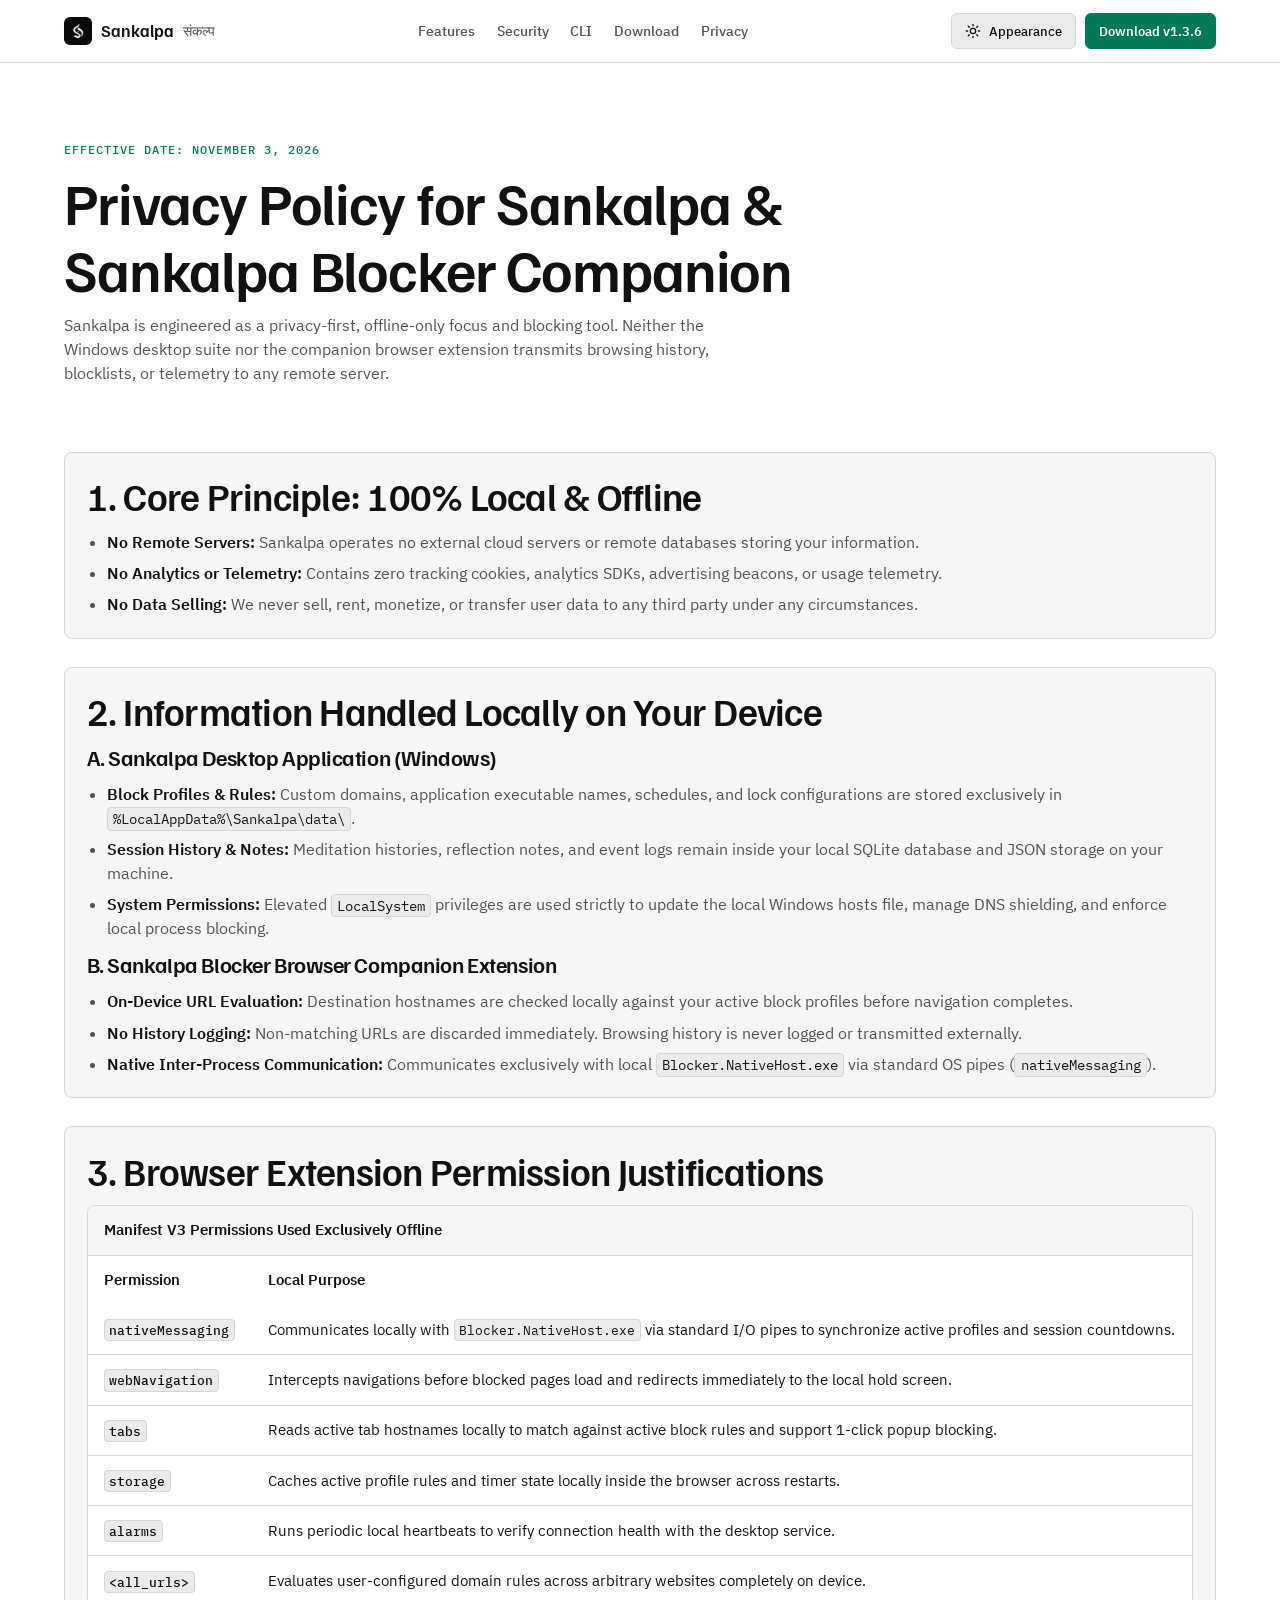
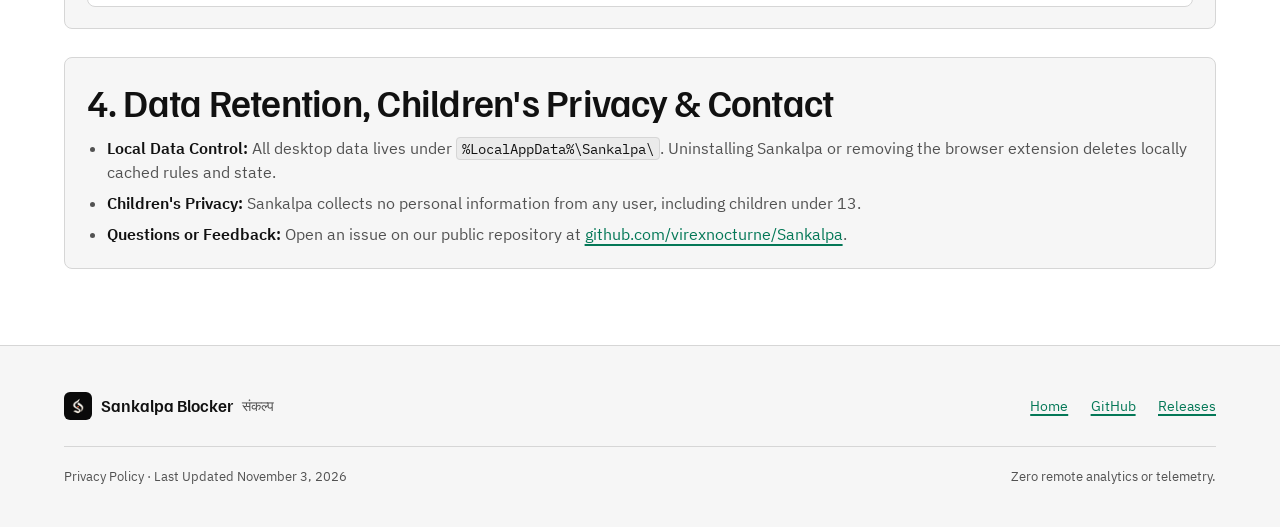
<file: docs/privacy.html>
<!DOCTYPE html>
<html lang="en" data-accent="emerald">
<head>
  <meta charset="utf-8">
  <meta name="viewport" content="width=device-width, initial-scale=1.0">
  <title>Privacy Policy | Sankalpa Blocker</title>
  <meta name="description" content="Privacy Policy for the Sankalpa Windows Desktop Application and Sankalpa Blocker Browser Companion Extension. 100% offline and local.">
  <meta name="color-scheme" content="light dark">
  <script>
    (function () {
      try {
        var scheme = localStorage.getItem("color-scheme");
        if (scheme === "light" || scheme === "dark") {
          document.querySelector('meta[name="color-scheme"]').content = scheme;
        }
        var accent = localStorage.getItem("sankalpa-accent");
        if (accent && /^(emerald|indigo|violet|amber|rose|slate)$/.test(accent)) {
          document.documentElement.dataset.accent = accent;
        }
      } catch (e) {}
    })();
  </script>
  <link rel="icon" type="image/png" href="assets/logo-32.png">
  <link rel="stylesheet" href="styles.css">
  <script src="app.js" defer></script>
</head>
<body>
  <a href="#main-heading" class="skip-link visually-hidden">Skip to content</a>

  <header class="site-header">
    <div class="container header-inner">
      <a href="index.html" class="brand">
        <img src="assets/logo-32.png" alt="" width="32" height="32" class="brand-logo">
        <span>Sankalpa</span>
        <span lang="sa" class="brand-sanskrit">संकल्प</span>
      </a>

      <nav aria-label="Primary">
        <ul class="nav-list">
          <li><a href="index.html#features" class="nav-link">Features</a></li>
          <li><a href="index.html#security" class="nav-link">Security</a></li>
          <li><a href="index.html#cli" class="nav-link">CLI</a></li>
          <li><a href="index.html#download" class="nav-link">Download</a></li>
          <li><a href="privacy.html" class="nav-link" aria-current="page">Privacy</a></li>
        </ul>
      </nav>

      <div class="header-actions">
        <button id="appearance-trigger" type="button" class="btn btn-compact" popovertarget="appearance-popover" aria-haspopup="dialog">
          <svg class="btn-icon" aria-hidden="true" viewBox="0 0 24 24" fill="none" stroke="currentColor" stroke-width="2" stroke-linecap="round" stroke-linejoin="round">
            <circle cx="12" cy="12" r="4"></circle>
            <path d="M12 2v2M12 20v2M4.93 4.93l1.41 1.41M17.66 17.66l1.41 1.41M2 12h2M20 12h2M6.34 17.66l-1.41 1.41M19.07 4.93l-1.41 1.41"></path>
          </svg>
          <span>Appearance</span>
        </button>
        <a href="index.html#download" class="btn btn-primary btn-compact header-cta">Download v1.3.6</a>
      </div>
    </div>

    <div id="appearance-popover" class="appearance-popover" popover="auto" aria-labelledby="appearance-heading">
      <div class="popover-header">
        <h2 id="appearance-heading" class="popover-title">Appearance &amp; Theme</h2>
        <button id="appearance-done" type="button" class="btn btn-compact">Done</button>
      </div>

      <div class="popover-section">
        <fieldset class="theme-options">
          <legend class="popover-label">Theme mode</legend>
          <label class="theme-option" for="theme-system">
            <span class="theme-option-left">
              <input id="theme-system" type="radio" name="site-theme" value="system" checked>
              <span>System</span>
            </span>
            <span id="system-scheme-meta" class="theme-meta">Follows OS</span>
          </label>
          <label class="theme-option" for="theme-dark">
            <span class="theme-option-left">
              <input id="theme-dark" type="radio" name="site-theme" value="dark">
              <span>Obsidian Black</span>
            </span>
            <span class="theme-meta">Zero glare</span>
          </label>
          <label class="theme-option" for="theme-light">
            <span class="theme-option-left">
              <input id="theme-light" type="radio" name="site-theme" value="light">
              <span>Crisp Light</span>
            </span>
            <span class="theme-meta">Daylight</span>
          </label>
        </fieldset>
      </div>

      <div class="popover-section">
        <fieldset class="accent-grid">
          <legend class="popover-label">Accent palette</legend>
          <label class="accent-chip" for="accent-emerald">
            <input id="accent-emerald" type="radio" name="site-accent" value="emerald" checked>
            <span class="swatch swatch-emerald"></span>
            <span>Emerald</span>
          </label>
          <label class="accent-chip" for="accent-indigo">
            <input id="accent-indigo" type="radio" name="site-accent" value="indigo">
            <span class="swatch swatch-indigo"></span>
            <span>Indigo</span>
          </label>
          <label class="accent-chip" for="accent-violet">
            <input id="accent-violet" type="radio" name="site-accent" value="violet">
            <span class="swatch swatch-violet"></span>
            <span>Violet</span>
          </label>
          <label class="accent-chip" for="accent-amber">
            <input id="accent-amber" type="radio" name="site-accent" value="amber">
            <span class="swatch swatch-amber"></span>
            <span>Amber</span>
          </label>
          <label class="accent-chip" for="accent-rose">
            <input id="accent-rose" type="radio" name="site-accent" value="rose">
            <span class="swatch swatch-rose"></span>
            <span>Rose</span>
          </label>
          <label class="accent-chip" for="accent-slate">
            <input id="accent-slate" type="radio" name="site-accent" value="slate">
            <span class="swatch swatch-slate"></span>
            <span>Slate</span>
          </label>
        </fieldset>
      </div>
    </div>
  </header>

  <main>
    <section class="section">
      <div class="container prose-stack">
        <div class="section-header">
          <span class="section-kicker">Effective Date: November 3, 2026</span>
          <h1 id="main-heading" tabindex="-1">Privacy Policy for Sankalpa &amp; Sankalpa Blocker Companion</h1>
          <p>
            Sankalpa is engineered as a privacy-first, offline-only focus and blocking tool. Neither the Windows desktop
            suite nor the companion browser extension transmits browsing history, blocklists, or telemetry to any remote server.
          </p>
        </div>

        <article class="prose-block">
          <h2>1. Core Principle: 100% Local &amp; Offline</h2>
          <ul class="bullet-list">
            <li><strong>No Remote Servers:</strong> Sankalpa operates no external cloud servers or remote databases storing your information.</li>
            <li><strong>No Analytics or Telemetry:</strong> Contains zero tracking cookies, analytics SDKs, advertising beacons, or usage telemetry.</li>
            <li><strong>No Data Selling:</strong> We never sell, rent, monetize, or transfer user data to any third party under any circumstances.</li>
          </ul>
        </article>

        <article class="prose-block">
          <h2>2. Information Handled Locally on Your Device</h2>
          <h3>A. Sankalpa Desktop Application (Windows)</h3>
          <ul class="bullet-list">
            <li><strong>Block Profiles &amp; Rules:</strong> Custom domains, application executable names, schedules, and lock configurations are stored exclusively in <code>%LocalAppData%\Sankalpa\data\</code>.</li>
            <li><strong>Session History &amp; Notes:</strong> Meditation histories, reflection notes, and event logs remain inside your local SQLite database and JSON storage on your machine.</li>
            <li><strong>System Permissions:</strong> Elevated <code>LocalSystem</code> privileges are used strictly to update the local Windows hosts file, manage DNS shielding, and enforce local process blocking.</li>
          </ul>

          <h3>B. Sankalpa Blocker Browser Companion Extension</h3>
          <ul class="bullet-list">
            <li><strong>On-Device URL Evaluation:</strong> Destination hostnames are checked locally against your active block profiles before navigation completes.</li>
            <li><strong>No History Logging:</strong> Non-matching URLs are discarded immediately. Browsing history is never logged or transmitted externally.</li>
            <li><strong>Native Inter-Process Communication:</strong> Communicates exclusively with local <code>Blocker.NativeHost.exe</code> via standard OS pipes (<code>nativeMessaging</code>).</li>
          </ul>
        </article>

        <article class="prose-block">
          <h2>3. Browser Extension Permission Justifications</h2>
          <div class="table-wrap">
            <table class="release-table">
              <caption>Manifest V3 Permissions Used Exclusively Offline</caption>
              <thead>
                <tr>
                  <th scope="col">Permission</th>
                  <th scope="col">Local Purpose</th>
                </tr>
              </thead>
              <tbody>
                <tr>
                  <th scope="row"><code>nativeMessaging</code></th>
                  <td>Communicates locally with <code>Blocker.NativeHost.exe</code> via standard I/O pipes to synchronize active profiles and session countdowns.</td>
                </tr>
                <tr>
                  <th scope="row"><code>webNavigation</code></th>
                  <td>Intercepts navigations before blocked pages load and redirects immediately to the local hold screen.</td>
                </tr>
                <tr>
                  <th scope="row"><code>tabs</code></th>
                  <td>Reads active tab hostnames locally to match against active block rules and support 1-click popup blocking.</td>
                </tr>
                <tr>
                  <th scope="row"><code>storage</code></th>
                  <td>Caches active profile rules and timer state locally inside the browser across restarts.</td>
                </tr>
                <tr>
                  <th scope="row"><code>alarms</code></th>
                  <td>Runs periodic local heartbeats to verify connection health with the desktop service.</td>
                </tr>
                <tr>
                  <th scope="row"><code>&lt;all_urls&gt;</code></th>
                  <td>Evaluates user-configured domain rules across arbitrary websites completely on device.</td>
                </tr>
              </tbody>
            </table>
          </div>
        </article>

        <article class="prose-block">
          <h2>4. Data Retention, Children's Privacy &amp; Contact</h2>
          <ul class="bullet-list">
            <li><strong>Local Data Control:</strong> All desktop data lives under <code>%LocalAppData%\Sankalpa\</code>. Uninstalling Sankalpa or removing the browser extension deletes locally cached rules and state.</li>
            <li><strong>Children's Privacy:</strong> Sankalpa collects no personal information from any user, including children under 13.</li>
            <li><strong>Questions or Feedback:</strong> Open an issue on our public repository at <a href="https://github.com/virexnocturne/Sankalpa" rel="noopener noreferrer">github.com/virexnocturne/Sankalpa</a>.</li>
          </ul>
        </article>
      </div>
    </section>
  </main>

  <footer class="site-footer">
    <div class="container">
      <div class="footer-inner">
        <div class="brand">
          <img src="assets/logo-32.png" alt="" width="24" height="24" class="brand-logo">
          <span>Sankalpa Blocker</span>
          <span lang="sa" class="brand-sanskrit">संकल्प</span>
        </div>

        <ul class="footer-links">
          <li><a href="index.html">Home</a></li>
          <li><a href="https://github.com/virexnocturne/Sankalpa" rel="noopener noreferrer">GitHub</a></li>
          <li><a href="https://github.com/virexnocturne/Sankalpa/releases/latest" rel="noopener noreferrer">Releases</a></li>
        </ul>
      </div>

      <div class="footer-meta">
        <span>Privacy Policy · Last Updated November 3, 2026</span>
        <span>Zero remote analytics or telemetry.</span>
      </div>
    </div>
  </footer>
</body>
</html>
</file>
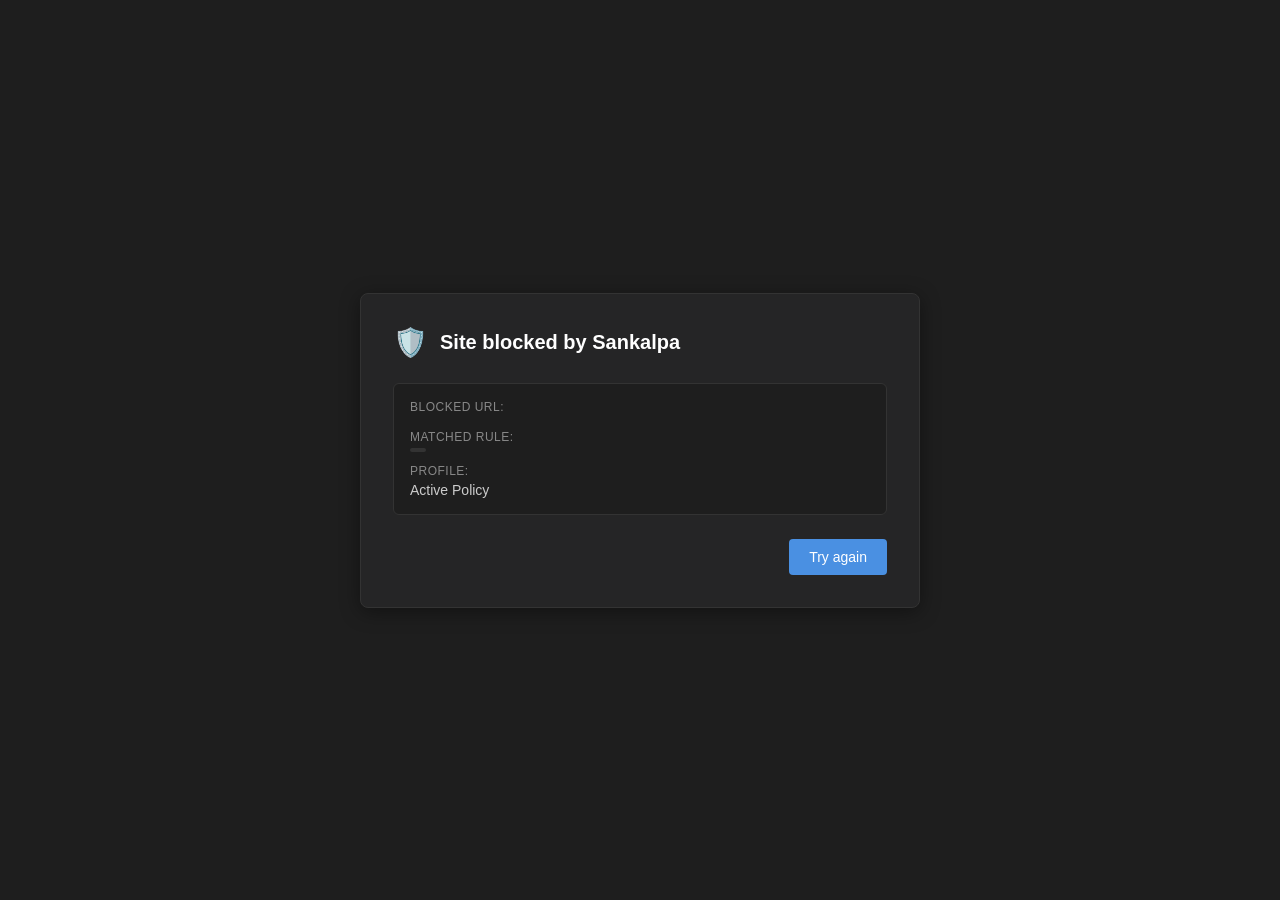
<file: extension/blocked.html>
<!DOCTYPE html>
<html lang="en">
<head>
  <meta charset="utf-8">
  <meta name="viewport" content="width=device-width, initial-scale=1.0">
  <title>Blocked · Sankalpa</title>
  <link rel="stylesheet" href="blocked.css">
</head>
<body>
  <div class="card">
    <div class="header">
      <div id="shield-icon" class="shield-icon">🛡️</div>
      <h1 id="page-title">Site blocked by Sankalpa</h1>
    </div>

    <!-- Standard blocked details -->
    <div id="standard-details" class="details">
      <div class="row">
        <span class="label">Blocked URL:</span>
        <span id="blocked-url" class="value"></span>
      </div>
      <div class="row">
        <span class="label">Matched Rule:</span>
        <span id="matched-rule" class="value badge"></span>
      </div>
      <div class="row">
        <span class="label">Profile:</span>
        <span id="profile-name" class="value"></span>
      </div>
      <div id="until-row" class="row" style="display:none">
        <span class="label">Active Until:</span>
        <span id="active-until" class="value"></span>
      </div>
    </div>

    <!-- Incognito setup required details -->
    <div id="incognito-details" class="details" style="display:none">
      <div class="row">
        <span class="label">Action Required:</span>
        <span class="value" style="color:#F59E0B; font-weight:600;">Enable 'Allow in InPrivate' (or Incognito)</span>
      </div>
      <div class="row">
        <span class="label">Grace Timer:</span>
        <span id="countdown-val" class="value" style="font-size:22px; font-weight:bold; color:#EF4444;">30 seconds remaining</span>
      </div>
      <div class="row">
        <span class="label">Why this is required:</span>
        <span class="value" style="font-size:13px; color:#A1A1AA; line-height:1.4;">
          Sankalpa requires InPrivate access to prevent circumvention. Other websites are temporarily blocked during this 30-second setup window.
        </span>
      </div>
    </div>

    <div class="actions">
      <button id="open-extensions-btn" class="btn-primary" type="button" style="display:none; margin-right:8px;">Open Extensions Page</button>
      <button id="try-again-btn" class="btn-primary" type="button">Try again</button>
    </div>
  </div>

  <script src="blocked.js"></script>
</body>
</html>
</file>
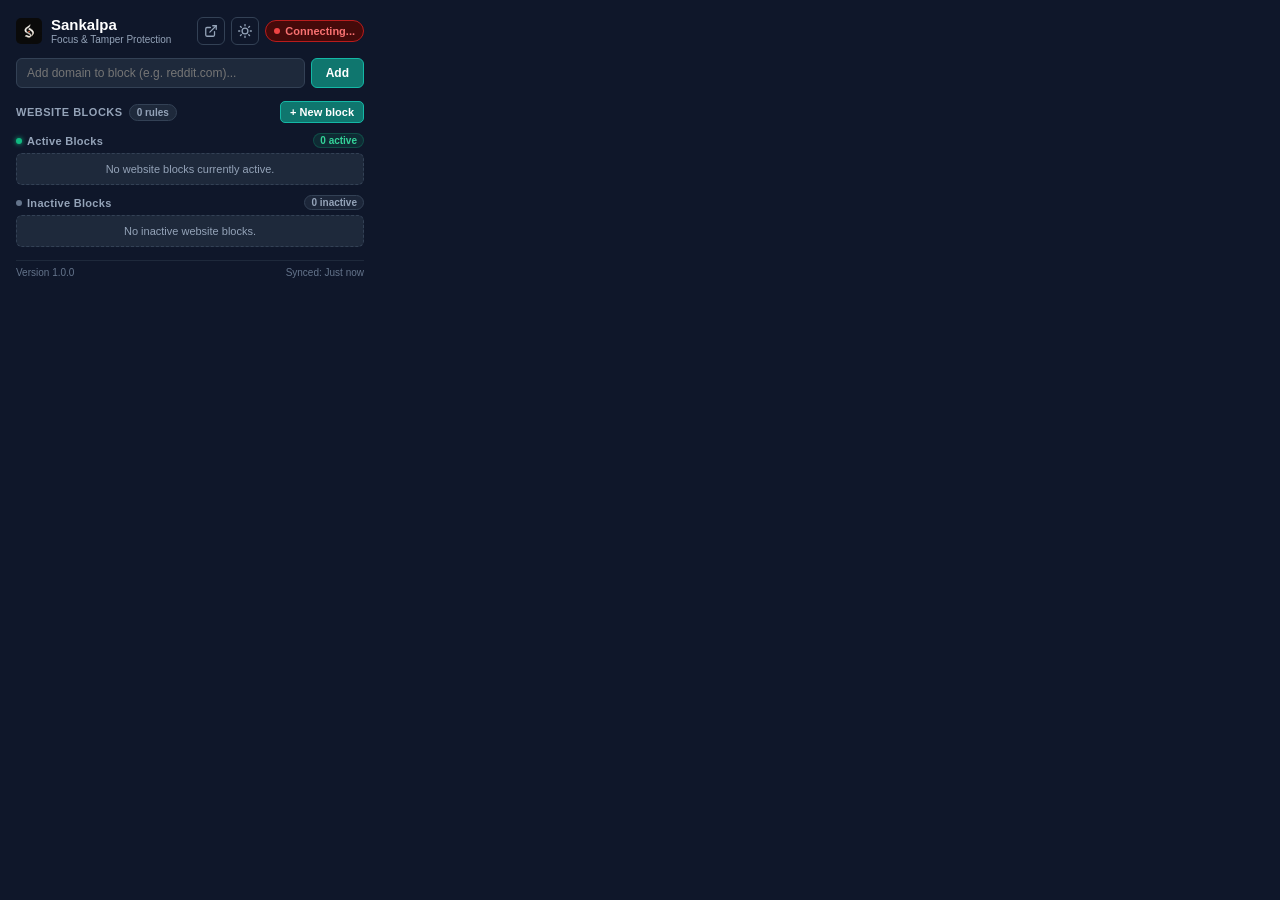
<file: extension/popup.html>
<!DOCTYPE html>
<html lang="en">
<head>
  <meta charset="UTF-8">
  <title>Sankalpa Blocker</title>
  <link rel="stylesheet" href="popup.css">
</head>
<body data-theme="current">
  <div class="popup-container">
    <!-- Header -->
    <header class="popup-header">
      <div class="brand">
        <img src="icon32.png" alt="Sankalpa Logo" class="brand-logo">
        <div class="brand-text">
          <h1>Sankalpa</h1>
          <span class="subtitle">Focus &amp; Tamper Protection</span>
        </div>
      </div>
      <div class="header-actions">
        <button id="btn-open-app" class="header-icon-btn" title="Open Sankalpa Desktop App" aria-label="Open App">
          <svg width="14" height="14" viewBox="0 0 24 24" fill="none" stroke="currentColor" stroke-width="2.2" stroke-linecap="round" stroke-linejoin="round">
            <path d="M18 13v6a2 2 0 0 1-2 2H5a2 2 0 0 1-2-2V8a2 2 0 0 1 2-2h6"></path>
            <polyline points="15 3 21 3 21 9"></polyline>
            <line x1="10" y1="14" x2="21" y2="3"></line>
          </svg>
        </button>
        <button id="btn-theme-cycle" class="header-icon-btn" title="Switch Theme (Current / Deep Black / Minimal White)" aria-label="Switch Theme">
          <svg width="14" height="14" viewBox="0 0 24 24" fill="none" stroke="currentColor" stroke-width="2.2" stroke-linecap="round" stroke-linejoin="round">
            <circle cx="12" cy="12" r="5"></circle>
            <path d="M12 1v2M12 21v2M4.22 4.22l1.42 1.42M18.36 18.36l1.42 1.42M1 12h2M21 12h2M4.22 19.78l1.42-1.42M18.36 5.64l1.42-1.42"></path>
          </svg>
        </button>
        <div id="service-status" class="status-pill status-disconnected">
          <span class="status-dot"></span>
          <span id="service-status-text">Connecting...</span>
        </div>
      </div>
    </header>

    <!-- Current Tab Quick Block Banner -->
    <div id="current-site-bar" class="site-bar" style="display: none;">
      <div class="site-info">
        <span class="site-globe">🌐</span>
        <span id="current-domain-text" class="site-domain">example.com</span>
      </div>
      <button id="btn-block-current" class="btn-primary-action">Block this site</button>
    </div>

    <!-- Quick Add Input -->
    <div class="quick-add-section">
      <div class="quick-add-bar">
        <input id="quick-add-input" type="text" placeholder="Add domain to block (e.g. reddit.com)..." autocomplete="off" spellcheck="false" />
        <button id="btn-quick-add" class="btn-add-action">Add</button>
      </div>
      <div id="quick-add-status" class="status-inline-msg" style="display: none;"></div>
    </div>

    <!-- Block Picker Popover / Overlay -->
    <div id="block-picker-dialog" class="picker-overlay" role="dialog" aria-modal="true" style="display: none;">
      <div class="picker-card">
        <div class="picker-header">
          <span class="picker-title">Add to Block</span>
          <button id="btn-picker-close" class="picker-close" aria-label="Close">&times;</button>
        </div>
        <div class="picker-domain-banner">
          <span class="picker-domain-label">Domain:</span>
          <span id="picker-domain-preview" class="picker-domain-value">example.com</span>
        </div>
        <div class="picker-subtitle">Select which block to add this domain to:</div>
        <div id="picker-blocks-list" class="picker-blocks-list">
          <!-- Dynamically populated -->
        </div>
      </div>
    </div>

    <!-- Create Named Block Modal Dialog -->
    <div id="create-block-dialog" class="picker-overlay" role="dialog" aria-modal="true" style="display: none;">
      <div class="picker-card modal-card">
        <div class="picker-header">
          <span id="create-block-title" class="picker-title">Create New Block</span>
          <button id="btn-create-modal-close" class="picker-close" aria-label="Close">&times;</button>
        </div>
        <div id="create-block-domain-hint" class="picker-domain-banner" style="display: none;">
          <span class="picker-domain-label">Adding domain:</span>
          <span id="create-block-domain-preview" class="picker-domain-value">example.com</span>
        </div>
        <div class="modal-form-group">
          <label for="create-block-name-input" class="modal-input-label">Block Name</label>
          <input id="create-block-name-input" type="text" class="modal-input" placeholder="e.g. Social, Focus, News..." autocomplete="off" spellcheck="false" maxlength="40" />
          <div id="create-block-error" class="modal-error-msg" style="display: none;"></div>
        </div>
        <div class="modal-actions">
          <button id="btn-create-cancel" class="btn-modal-secondary">Cancel</button>
          <button id="btn-create-submit" class="btn-modal-primary">Create</button>
        </div>
      </div>
    </div>

    <!-- Website Blocks Section (Active & Inactive) -->
    <section class="section blocks-main-section">
      <div class="section-header">
        <div class="section-title-wrap">
          <h2>Website Blocks</h2>
          <span id="rule-count-badge" class="count-badge">0 rules</span>
        </div>
        <button id="btn-create-block" class="btn-create-block-header" title="Create a new block">+ New block</button>
      </div>

      <!-- Active Blocks Subsection -->
      <div class="blocks-subsection">
        <div class="subsection-header">
          <div class="subsection-title">
            <span class="status-indicator-dot active-dot"></span>
            <span>Active Blocks</span>
          </div>
          <span id="active-count-badge" class="sub-badge active-sub-badge">0 active</span>
        </div>
        <div id="active-profiles-list" class="profiles-container">
          <div class="empty-state">No website blocks currently active.</div>
        </div>
      </div>

      <!-- Inactive Blocks Subsection -->
      <div class="blocks-subsection">
        <div class="subsection-header">
          <div class="subsection-title">
            <span class="status-indicator-dot inactive-dot"></span>
            <span>Inactive Blocks</span>
          </div>
          <span id="inactive-count-badge" class="sub-badge inactive-sub-badge">0 inactive</span>
        </div>
        <div id="inactive-profiles-list" class="profiles-container">
          <div class="empty-state">No inactive website blocks.</div>
        </div>
      </div>

      <!-- Retain hidden profiles-list container for backward compatibility -->
      <div id="profiles-list" style="display: none;"></div>
    </section>

    <!-- Footer -->
    <footer class="popup-footer">
      <span id="version-label" class="version-text">Version 1.0.0</span>
      <span id="last-sync-label" class="sync-text">Synced: Just now</span>
    </footer>
  </div>

  <script src="popup.js"></script>
</body>
</html>
</file>
<file: docs/styles.css>
@layer reset, tokens, base, components, utilities;

/* ==========================================================================
   Self-hosted typography (zero external network calls)
   ========================================================================== */
@font-face {
  font-family: "Familjen Grotesk";
  src: url("assets/fonts/FamiljenGrotesk-Medium.ttf") format("truetype");
  font-weight: 500;
  font-style: normal;
  font-display: swap;
}

@font-face {
  font-family: "Familjen Grotesk";
  src: url("assets/fonts/FamiljenGrotesk-SemiBold.ttf") format("truetype");
  font-weight: 600 700;
  font-style: normal;
  font-display: swap;
}

@font-face {
  font-family: "IBM Plex Sans";
  src: url("assets/fonts/IBMPlexSans-Regular.ttf") format("truetype");
  font-weight: 400;
  font-style: normal;
  font-display: swap;
}

@font-face {
  font-family: "IBM Plex Sans";
  src: url("assets/fonts/IBMPlexSans-Medium.ttf") format("truetype");
  font-weight: 500;
  font-style: normal;
  font-display: swap;
}

@font-face {
  font-family: "IBM Plex Sans";
  src: url("assets/fonts/IBMPlexSans-SemiBold.ttf") format("truetype");
  font-weight: 600 700;
  font-style: normal;
  font-display: swap;
}

@font-face {
  font-family: "IBM Plex Mono";
  src: url("assets/fonts/IBMPlexMono-Regular.ttf") format("truetype");
  font-weight: 400;
  font-style: normal;
  font-display: swap;
}

@font-face {
  font-family: "IBM Plex Mono";
  src: url("assets/fonts/IBMPlexMono-Medium.ttf") format("truetype");
  font-weight: 500 600;
  font-style: normal;
  font-display: swap;
}

/* ==========================================================================
   @layer reset — targeted element resets (no universal * reset)
   ========================================================================== */
@layer reset {
  html {
    box-sizing: border-box;
    -webkit-text-size-adjust: 100%;
    scroll-behavior: smooth;
  }

  @media (prefers-reduced-motion: reduce) {
    html {
      scroll-behavior: auto;
    }
  }

  body,
  header,
  nav,
  main,
  section,
  article,
  aside,
  footer,
  div,
  span,
  h1,
  h2,
  h3,
  h4,
  p,
  ul,
  ol,
  li,
  dl,
  dt,
  dd,
  figure,
  figcaption,
  blockquote,
  pre,
  code,
  kbd,
  table,
  caption,
  thead,
  tbody,
  tr,
  th,
  td,
  dialog,
  details,
  summary,
  form,
  fieldset,
  legend,
  label,
  input,
  button,
  a,
  img,
  svg {
    box-sizing: border-box;
  }

  body,
  h1,
  h2,
  h3,
  h4,
  p,
  figure,
  blockquote,
  dl,
  dd {
    margin: 0;
  }

  ul,
  ol {
    margin: 0;
    padding: 0;
    list-style: none;
  }

  img,
  svg {
    display: block;
    max-inline-size: 100%;
  }

  img {
    block-size: auto;
  }

  button,
  input,
  select,
  textarea {
    font: inherit;
    letter-spacing: inherit;
    color: inherit;
  }
}

/* ==========================================================================
   @layer tokens — Sankalpa Obsidian Black & Crisp Light color tokens
   ========================================================================== */
@layer tokens {
  :root {
    color-scheme: light dark;
    --color-scheme: light;

    --font-display: "Familjen Grotesk", "IBM Plex Sans", system-ui, sans-serif;
    --font-body: "IBM Plex Sans", system-ui, -apple-system, sans-serif;
    --font-mono: "IBM Plex Mono", ui-monospace, Consolas, monospace;

    /* Raw light & dark surfaces matching Theme.White.xaml & Theme.Black.xaml */
    --bg-light: #ffffff;
    --bg-dark: #000000;
    --surface-light: #f6f6f6;
    --surface-dark: #0a0a0a;
    --surface-raised-light: #ebebeb;
    --surface-raised-dark: #151515;
    --border-light: #d6d6d6;
    --border-dark: #2a2a2a;
    --border-strong-light: #b8b8b8;
    --border-strong-dark: #3d3d3d;

    --text-primary-light: #111111;
    --text-primary-dark: #f2f2f2;
    --text-secondary-light: #525252;
    --text-secondary-dark: #a8a8a8;
    --text-disabled-light: #6b6b6b;
    --text-disabled-dark: #808080;

    --success-light: #14804a;
    --success-dark: #5bd58a;
    --warning-light: #8a5a00;
    --warning-dark: #e5b341;
    --danger-light: #b3261e;
    --danger-dark: #ff6b6b;

    /* Default accent: Emerald */
    --accent-solid-light: #047857;
    --accent-solid-dark: #047857;
    --accent-solid-hover-light: #065f46;
    --accent-solid-hover-dark: #059669;
    --accent-ink-light: #047857;
    --accent-ink-dark: #34d399;
    --accent-soft-light: #e6f4ef;
    --accent-soft-dark: #072219;
    --accent-border-light: #9fd8c2;
    --accent-border-dark: #0e4a36;

    /* Resolved tokens: fallback first, then media query, then light-dark() */
    --bg: var(--bg-light);
    --surface: var(--surface-light);
    --surface-raised: var(--surface-raised-light);
    --border: var(--border-light);
    --border-strong: var(--border-strong-light);
    --text-primary: var(--text-primary-light);
    --text-secondary: var(--text-secondary-light);
    --text-muted: var(--text-disabled-light);
    --success: var(--success-light);
    --warning: var(--warning-light);
    --danger: var(--danger-light);

    --accent-solid: var(--accent-solid-light);
    --accent-solid-hover: var(--accent-solid-hover-light);
    --accent-ink: var(--accent-ink-light);
    --accent-soft: var(--accent-soft-light);
    --accent-border: var(--accent-border-light);
    --text-on-accent: #ffffff;

    --header-bg: rgba(255, 255, 255, 0.88);
    --shadow-card: 0 1px 2px rgba(0, 0, 0, 0.05), 0 12px 32px rgba(0, 0, 0, 0.06);
    --shadow-elevated: 0 16px 48px rgba(0, 0, 0, 0.14);

    --radius-sm: 4px;
    --radius-md: 6px;
    --radius-lg: 8px;
    --radius-xl: 12px;
    --radius-pill: 999px;

    --container-max: 72rem;
    --gutter: clamp(1rem, 3vw, 2rem);

    --scrollbar-track: #eeeeee;
    --scrollbar-thumb: #6b6b6b;

    /* Accent palettes matching AppearanceDialog.xaml */
    &[data-accent="indigo"] {
      --accent-solid-light: #4338ca;
      --accent-solid-dark: #4f46e5;
      --accent-solid-hover-light: #3730a3;
      --accent-solid-hover-dark: #6366f1;
      --accent-ink-light: #4338ca;
      --accent-ink-dark: #818cf8;
      --accent-soft-light: #eef2ff;
      --accent-soft-dark: #16183b;
      --accent-border-light: #c7d2fe;
      --accent-border-dark: #312e81;
    }

    &[data-accent="violet"] {
      --accent-solid-light: #6d28d9;
      --accent-solid-dark: #7c3aed;
      --accent-solid-hover-light: #5b21b6;
      --accent-solid-hover-dark: #8b5cf6;
      --accent-ink-light: #6d28d9;
      --accent-ink-dark: #a78bfa;
      --accent-soft-light: #f3e8ff;
      --accent-soft-dark: #1f1238;
      --accent-border-light: #ddd6fe;
      --accent-border-dark: #4c1d95;
    }

    &[data-accent="amber"] {
      --accent-solid-light: #b45309;
      --accent-solid-dark: #b45309;
      --accent-solid-hover-light: #92400e;
      --accent-solid-hover-dark: #d97706;
      --accent-ink-light: #9a3412;
      --accent-ink-dark: #fbbf24;
      --accent-soft-light: #fef3c7;
      --accent-soft-dark: #271a06;
      --accent-border-light: #fde68a;
      --accent-border-dark: #78350f;
    }

    &[data-accent="rose"] {
      --accent-solid-light: #be185d;
      --accent-solid-dark: #be185d;
      --accent-solid-hover-light: #9d174d;
      --accent-solid-hover-dark: #db2777;
      --accent-ink-light: #be185d;
      --accent-ink-dark: #f472b6;
      --accent-soft-light: #fce7f3;
      --accent-soft-dark: #2a0a1b;
      --accent-border-light: #fbcfe8;
      --accent-border-dark: #831843;
    }

    &[data-accent="slate"] {
      --accent-solid-light: #334155;
      --accent-solid-dark: #475569;
      --accent-solid-hover-light: #1e293b;
      --accent-solid-hover-dark: #64748b;
      --accent-ink-light: #334155;
      --accent-ink-dark: #cbd5e1;
      --accent-soft-light: #f1f5f9;
      --accent-soft-dark: #131922;
      --accent-border-light: #cbd5e1;
      --accent-border-dark: #334155;
    }

    @media (prefers-color-scheme: dark) {
      --color-scheme: dark;
      --bg: var(--bg-dark);
      --surface: var(--surface-dark);
      --surface-raised: var(--surface-raised-dark);
      --border: var(--border-dark);
      --border-strong: var(--border-strong-dark);
      --text-primary: var(--text-primary-dark);
      --text-secondary: var(--text-secondary-dark);
      --text-muted: var(--text-disabled-dark);
      --success: var(--success-dark);
      --warning: var(--warning-dark);
      --danger: var(--danger-dark);
      --accent-solid: var(--accent-solid-dark);
      --accent-solid-hover: var(--accent-solid-hover-dark);
      --accent-ink: var(--accent-ink-dark);
      --accent-soft: var(--accent-soft-dark);
      --accent-border: var(--accent-border-dark);
      --header-bg: rgba(0, 0, 0, 0.86);
      --shadow-card: 0 1px 0 rgba(255, 255, 255, 0.04), 0 16px 40px rgba(0, 0, 0, 0.75);
      --shadow-elevated: 0 24px 64px rgba(0, 0, 0, 0.9);
      --scrollbar-track: #141414;
      --scrollbar-thumb: #595959;
    }

    &:has(> head > meta[name="color-scheme"][content="dark"]) {
      color-scheme: dark;
      --color-scheme: dark;
    }

    &:has(> head > meta[name="color-scheme"][content="light"]) {
      color-scheme: light;
      --color-scheme: light;
    }

    @supports (color: light-dark(white, black)) {
      --bg: light-dark(var(--bg-light), var(--bg-dark));
      --surface: light-dark(var(--surface-light), var(--surface-dark));
      --surface-raised: light-dark(var(--surface-raised-light), var(--surface-raised-dark));
      --border: light-dark(var(--border-light), var(--border-dark));
      --border-strong: light-dark(var(--border-strong-light), var(--border-strong-dark));
      --text-primary: light-dark(var(--text-primary-light), var(--text-primary-dark));
      --text-secondary: light-dark(var(--text-secondary-light), var(--text-secondary-dark));
      --text-muted: light-dark(var(--text-disabled-light), var(--text-disabled-dark));
      --success: light-dark(var(--success-light), var(--success-dark));
      --warning: light-dark(var(--warning-light), var(--warning-dark));
      --danger: light-dark(var(--danger-light), var(--danger-dark));
      --accent-solid: light-dark(var(--accent-solid-light), var(--accent-solid-dark));
      --accent-solid-hover: light-dark(var(--accent-solid-hover-light), var(--accent-solid-hover-dark));
      --accent-ink: light-dark(var(--accent-ink-light), var(--accent-ink-dark));
      --accent-soft: light-dark(var(--accent-soft-light), var(--accent-soft-dark));
      --accent-border: light-dark(var(--accent-border-light), var(--accent-border-dark));
      --header-bg: light-dark(rgba(255, 255, 255, 0.88), rgba(0, 0, 0, 0.86));
      --scrollbar-track: light-dark(#eeeeee, #141414);
      --scrollbar-thumb: light-dark(#6b6b6b, #595959);
    }

    accent-color: var(--accent-solid);
    scrollbar-color: var(--scrollbar-thumb) var(--scrollbar-track);
  }
}

/* ==========================================================================
   @layer base — global document & typography defaults
   ========================================================================== */
@layer base {
  body {
    font-family: var(--font-body);
    font-size: 1rem;
    line-height: 1.5;
    color: var(--text-primary);
    background-color: var(--bg);
    text-align: start;
    overflow-x: clip;
  }

  h1,
  h2,
  h3,
  h4 {
    font-family: var(--font-display);
    font-weight: 600;
    line-height: 1.16;
    letter-spacing: -0.02em;
    color: var(--text-primary);
    text-wrap: balance;
  }

  h1 {
    font-size: clamp(2.15rem, 1.35rem + 3vw, 3.6rem);
  }

  h2 {
    font-size: clamp(1.55rem, 1.15rem + 1.5vw, 2.35rem);
  }

  h3 {
    font-size: clamp(1.125rem, 1.02rem + 0.45vw, 1.35rem);
  }

  p {
    color: var(--text-secondary);
    text-wrap: pretty;
    max-inline-size: 65ch;
  }

  a {
    color: var(--accent-ink);
    text-decoration-thickness: 1.5px;
    text-underline-offset: 0.22em;
  }

  a:hover {
    color: var(--text-primary);
  }

  code,
  kbd,
  pre {
    font-family: var(--font-mono);
  }

  code {
    font-size: 0.875em;
    padding: 0.12em 0.38em;
    border-radius: var(--radius-sm);
    background-color: var(--surface-raised);
    border: 1px solid var(--border);
    color: var(--text-primary);
    overflow-wrap: anywhere;
  }

  kbd {
    display: inline-block;
    font-size: 0.8em;
    font-weight: 500;
    padding: 0.14em 0.48em;
    border-radius: var(--radius-sm);
    background-color: var(--surface-raised);
    border: 1px solid var(--border-strong);
    color: var(--text-primary);
  }

  :where(a:any-link, button, summary, input, [tabindex="0"]):focus-visible {
    outline: 3px solid var(--accent-ink);
    outline-offset: 3px;
  }

  ::selection {
    background-color: var(--accent-soft);
    color: var(--text-primary);
  }
}

/* ==========================================================================
   @layer components — site chrome, hero, tabs, architecture, CLI, downloads
   ========================================================================== */
@layer components {
  .container {
    inline-size: min(100% - (var(--gutter) * 2), var(--container-max));
    margin-inline: auto;
  }

  .skip-link {
    position: fixed;
    inset-block-start: 0.75rem;
    inset-inline-start: 0.75rem;
    z-index: 200;
    padding: 0.65rem 1rem;
    border-radius: var(--radius-md);
    background-color: var(--accent-solid);
    color: var(--text-on-accent);
    font-weight: 600;
    text-decoration: none;
  }

  /* Header & Navigation */
  .site-header {
    position: sticky;
    inset-block-start: 0;
    z-index: 50;
    background-color: var(--header-bg);
    backdrop-filter: blur(14px);
    border-block-end: 1px solid var(--border);
  }

  .header-inner {
    display: flex;
    flex-wrap: wrap;
    align-items: center;
    justify-content: space-between;
    gap: 0.65rem 1rem;
    padding-block: 0.7rem;
  }

  .brand {
    display: inline-flex;
    align-items: center;
    gap: 0.55rem;
    text-decoration: none;
    color: var(--text-primary);
    font-family: var(--font-display);
    font-weight: 600;
    font-size: 1.08rem;
    min-block-size: 2.5rem;
    white-space: nowrap;
  }

  .brand-logo {
    inline-size: 28px;
    block-size: 28px;
    border-radius: var(--radius-md);
  }

  .brand-sanskrit {
    font-family: var(--font-body);
    font-weight: 500;
    font-size: 0.85rem;
    color: var(--text-secondary);
  }

  .nav-list {
    display: flex;
    flex-wrap: wrap;
    align-items: center;
    gap: 0.15rem;
  }

  .nav-link {
    display: inline-flex;
    align-items: center;
    min-block-size: 2.35rem;
    padding-inline: 0.6rem;
    border-radius: var(--radius-md);
    color: var(--text-secondary);
    text-decoration: none;
    font-size: 0.9rem;
    font-weight: 500;
    white-space: nowrap;
  }

  .nav-link:hover {
    color: var(--text-primary);
    background-color: var(--surface);
  }

  .header-actions {
    display: flex;
    flex-wrap: wrap;
    align-items: center;
    gap: 0.6rem;
  }

  @media (max-width: 980px) {
    .header-cta {
      display: none;
    }
  }

  /* Buttons */
  .btn {
    display: inline-flex;
    align-items: center;
    justify-content: center;
    gap: 0.5rem;
    min-block-size: 2.5rem;
    padding: 0.55rem 1.1rem;
    border-radius: var(--radius-md);
    border: 1px solid var(--border);
    background-color: var(--surface-raised);
    color: var(--text-primary);
    font-weight: 500;
    font-size: 0.92rem;
    text-decoration: none;
    cursor: pointer;

    @media (prefers-reduced-motion: no-preference) {
      transition: background-color 140ms ease, border-color 140ms ease, transform 140ms ease;
    }
  }

  .btn:hover:not(:disabled) {
    background-color: var(--surface);
    border-color: var(--border-strong);
    color: var(--text-primary);
  }

  .btn-primary {
    background-color: var(--accent-solid);
    border-color: var(--accent-solid);
    color: var(--text-on-accent);
    font-weight: 600;
  }

  .btn-primary:hover:not(:disabled) {
    background-color: var(--accent-solid-hover);
    border-color: var(--accent-solid-hover);
    color: var(--text-on-accent);
  }

  .btn-lg {
    min-block-size: 2.9rem;
    padding: 0.7rem 1.35rem;
    font-size: 0.98rem;
  }

  .btn-compact {
    min-block-size: 2.25rem;
    padding: 0.38rem 0.8rem;
    font-size: 0.84rem;
  }

  .btn-icon {
    inline-size: 1rem;
    block-size: 1rem;
    flex: none;
  }

  @media (pointer: coarse) {
    .btn,
    .nav-link,
    .tab-btn {
      min-block-size: 44px;
    }
  }

  /* Appearance Popover (follows dark-mode-toggle: settings surface) */
  .appearance-popover {
    margin: 0;
    inset: auto;
    inset-block-start: 4.4rem;
    inset-inline-end: var(--gutter);
    inline-size: min(21rem, calc(100vw - 2rem));
    padding: 1.1rem;
    border-radius: var(--radius-lg);
    border: 1px solid var(--border-strong);
    background-color: var(--surface);
    color: var(--text-primary);
    box-shadow: var(--shadow-elevated);

    @media (prefers-reduced-motion: no-preference) {
      transition: opacity 160ms ease-out, transform 160ms ease-out, display 160ms allow-discrete, overlay 160ms allow-discrete;
    }
  }

  @starting-style {
    .appearance-popover:where(:popover-open, .\:popover-open) {
      opacity: 0;
      transform: translateY(-6px);
    }
  }

  .popover-header {
    display: flex;
    align-items: center;
    justify-content: space-between;
    gap: 0.5rem;
    margin-block-end: 0.9rem;
    padding-block-end: 0.65rem;
    border-block-end: 1px solid var(--border);
  }

  .popover-title {
    font-family: var(--font-display);
    font-size: 0.98rem;
    font-weight: 600;
  }

  .popover-section + .popover-section {
    margin-block-start: 1rem;
  }

  .popover-label {
    display: block;
    font-size: 0.74rem;
    font-weight: 600;
    letter-spacing: 0.06em;
    text-transform: uppercase;
    color: var(--text-secondary);
    margin-block-end: 0.5rem;
  }

  .theme-options {
    display: grid;
    gap: 0.4rem;
    border: 0;
    padding: 0;
    margin: 0;
  }

  .theme-option {
    display: flex;
    align-items: center;
    justify-content: space-between;
    gap: 0.5rem;
    padding: 0.5rem 0.7rem;
    min-block-size: 2.35rem;
    border-radius: var(--radius-md);
    border: 1px solid var(--border);
    background-color: var(--bg);
    font-size: 0.86rem;
    cursor: pointer;
  }

  .theme-option:has(:checked) {
    border-color: var(--accent-ink);
    background-color: var(--accent-soft);
  }

  .theme-option-left {
    display: inline-flex;
    align-items: center;
    gap: 0.5rem;
  }

  .theme-meta {
    font-size: 0.76rem;
    color: var(--text-secondary);
  }

  .accent-grid {
    display: grid;
    grid-template-columns: repeat(3, minmax(0, 1fr));
    gap: 0.4rem;
    border: 0;
    padding: 0;
    margin: 0;
  }

  .accent-chip {
    position: relative;
    display: inline-flex;
    align-items: center;
    gap: 0.4rem;
    padding: 0.42rem 0.5rem;
    min-block-size: 2.25rem;
    border-radius: var(--radius-md);
    border: 1px solid var(--border);
    background-color: var(--bg);
    font-size: 0.8rem;
    font-weight: 500;
    cursor: pointer;
  }

  .accent-chip:has(:checked) {
    border-color: var(--accent-ink);
    background-color: var(--accent-soft);
  }

  .accent-chip input {
    position: absolute;
    opacity: 0;
    inline-size: 1px;
    block-size: 1px;
  }

  .swatch {
    inline-size: 0.78rem;
    block-size: 0.78rem;
    border-radius: var(--radius-pill);
    flex: none;
  }

  .swatch-emerald { background-color: #047857; }
  .swatch-indigo { background-color: #4f46e5; }
  .swatch-violet { background-color: #7c3aed; }
  .swatch-amber { background-color: #b45309; }
  .swatch-rose { background-color: #be185d; }
  .swatch-slate { background-color: #475569; }

  .release-note-link {
    margin-block-start: 0.9rem;
    font-size: 0.9rem;
  }

  /* Hero Section */
  .hero {
    padding-block: clamp(2.5rem, 5vw, 4.75rem) clamp(2.5rem, 4vw, 4rem);
    border-block-end: 1px solid var(--border);
  }

  .hero-grid {
    display: grid;
    grid-template-columns: minmax(0, 1.05fr) minmax(0, 0.95fr);
    gap: clamp(2rem, 4vw, 3.5rem);
    align-items: center;
  }

  @media (max-width: 900px) {
    .hero-grid {
      grid-template-columns: 1fr;
    }
  }

  .eyebrow {
    display: inline-flex;
    flex-wrap: wrap;
    align-items: center;
    gap: 0.5rem;
    padding: 0.3rem 0.7rem;
    border-radius: var(--radius-pill);
    border: 1px solid var(--accent-border);
    background-color: var(--accent-soft);
    color: var(--accent-ink);
    font-family: var(--font-mono);
    font-size: 0.78rem;
    font-weight: 500;
    margin-block-end: 1.25rem;
  }

  .status-dot {
    inline-size: 0.5rem;
    block-size: 0.5rem;
    border-radius: var(--radius-pill);
    background-color: currentColor;
  }

  .hero-subtitle {
    margin-block-start: 1.15rem;
    font-size: clamp(1.02rem, 0.96rem + 0.3vw, 1.18rem);
    line-height: 1.6;
  }

  .hero-actions {
    display: flex;
    flex-wrap: wrap;
    gap: 0.75rem;
    margin-block-start: 1.75rem;
  }

  .hero-facts {
    display: grid;
    grid-template-columns: repeat(3, minmax(0, 1fr));
    gap: 0.75rem;
    margin-block-start: 2rem;
    padding-block-start: 1.5rem;
    border-block-start: 1px solid var(--border);
  }

  @media (max-width: 560px) {
    .hero-facts {
      grid-template-columns: 1fr;
    }
  }

  .fact-item {
    display: grid;
    gap: 0.15rem;
  }

  .fact-value {
    font-family: var(--font-display);
    font-size: 1.1rem;
    font-weight: 600;
    color: var(--text-primary);
    font-variant-numeric: tabular-nums;
  }

  .fact-label {
    font-size: 0.83rem;
    color: var(--text-secondary);
  }

  /* Screenshot Showcase Frame */
  .showcase-frame {
    border-radius: var(--radius-xl);
    border: 1px solid var(--border-strong);
    background-color: var(--surface);
    padding: 0.65rem;
    box-shadow: var(--shadow-card);
  }

  .showcase-bar {
    display: flex;
    align-items: center;
    justify-content: space-between;
    gap: 0.5rem;
    padding: 0.25rem 0.45rem 0.6rem;
    font-family: var(--font-mono);
    font-size: 0.76rem;
    color: var(--text-secondary);
  }

  .shot-trigger {
    display: block;
    inline-size: 100%;
    padding: 0;
    border: 1px solid var(--border);
    border-radius: var(--radius-lg);
    background-color: var(--bg);
    overflow: hidden;
    cursor: zoom-in;
    position: relative;
  }

  .shot-trigger img {
    inline-size: 100%;
    block-size: auto;
  }

  .shot-caption-pill {
    position: absolute;
    inset-block-end: 0.65rem;
    inset-inline-end: 0.65rem;
    padding: 0.28rem 0.6rem;
    border-radius: var(--radius-md);
    background-color: rgba(0, 0, 0, 0.78);
    border: 1px solid rgba(255, 255, 255, 0.16);
    color: #f2f2f2;
    font-size: 0.74rem;
    font-family: var(--font-mono);
  }

  /* Theme-aware Hero Screenshots without JS-only class reliance */
  .shot-dark-only {
    display: none;
  }

  @media (prefers-color-scheme: dark) {
    :root:not(:has(> head > meta[name="color-scheme"][content="light"])) .shot-light-only {
      display: none;
    }

    :root:not(:has(> head > meta[name="color-scheme"][content="light"])) .shot-dark-only {
      display: block;
    }
  }

  :root:has(> head > meta[name="color-scheme"][content="dark"]) .shot-light-only {
    display: none;
  }

  :root:has(> head > meta[name="color-scheme"][content="dark"]) .shot-dark-only {
    display: block;
  }

  @container style(--color-scheme: dark) {
    .shot-light-only {
      display: none;
    }
    .shot-dark-only {
      display: block;
    }
  }

  @container style(--color-scheme: light) {
    .shot-light-only {
      display: block;
    }
    .shot-dark-only {
      display: none;
    }
  }

  /* Section Rhythm */
  .section {
    padding-block: clamp(3rem, 6vw, 5rem);
    border-block-end: 1px solid var(--border);
  }

  .section-alt {
    background-color: var(--surface);
  }

  .section-header {
    display: grid;
    gap: 0.65rem;
    margin-block-end: clamp(1.75rem, 3vw, 2.5rem);
  }

  .section-kicker {
    font-family: var(--font-mono);
    font-size: 0.78rem;
    font-weight: 500;
    letter-spacing: 0.08em;
    text-transform: uppercase;
    color: var(--accent-ink);
  }

  /* Feature Explorer Tabs (follows tabs guidance strictly) */
  .tablist-wrap {
    border-block-end: 1px solid var(--border);
    margin-block-end: 1.5rem;
  }

  .tablist {
    display: flex;
    overflow-x: auto;
    gap: 0.25rem;
    scrollbar-width: thin;
  }

  .tab-btn {
    flex: none;
    position: relative;
    display: inline-flex;
    align-items: center;
    gap: 0.45rem;
    min-block-size: 2.85rem;
    padding: 0.65rem 0.95rem;
    border: 0;
    border-radius: var(--radius-md) var(--radius-md) 0 0;
    background: transparent;
    color: var(--text-secondary);
    font-weight: 500;
    font-size: 0.92rem;
    white-space: nowrap;
    cursor: pointer;
  }

  .tab-btn:hover {
    color: var(--text-primary);
    background-color: var(--surface-raised);
  }

  .tab-btn[aria-selected="true"] {
    color: var(--accent-ink);
    background-color: var(--surface);
  }

  .tab-btn[aria-selected="true"]::after {
    content: "";
    position: absolute;
    inset: auto 0 0;
    border-block-end: 3px solid var(--accent-ink);
  }

  .tab-panels {
    display: grid;
  }

  /* IMPORTANT: zero padding/border/margin/bg on [role="tabpanel"] itself for hidden="until-found" */
  .tab-panel {
    grid-area: 1 / 1;
    position: relative;
    z-index: 1;
  }

  .tab-panel[hidden] {
    z-index: 0;
    align-self: start;
    pointer-events: none;
  }

  .panel-card {
    display: grid;
    grid-template-columns: minmax(0, 1fr) minmax(0, 1.05fr);
    gap: clamp(1.5rem, 3vw, 2.5rem);
    align-items: start;
    padding: clamp(1.25rem, 3vw, 2rem);
    border-radius: var(--radius-xl);
    border: 1px solid var(--border);
    background-color: var(--surface);
  }

  @media (max-width: 860px) {
    .panel-card {
      grid-template-columns: 1fr;
    }
  }

  .panel-copy {
    display: grid;
    gap: 1rem;
  }

  .feature-list {
    display: grid;
    gap: 0.65rem;
  }

  .feature-list li {
    display: grid;
    grid-template-columns: 1.25rem minmax(0, 1fr);
    gap: 0.55rem;
    align-items: start;
    color: var(--text-secondary);
    font-size: 0.94rem;
  }

  .feature-list strong {
    color: var(--text-primary);
  }

  .check-icon {
    inline-size: 1.1rem;
    block-size: 1.1rem;
    color: var(--accent-ink);
    margin-block-start: 0.18rem;
  }

  .panel-media {
    display: grid;
    gap: 0.85rem;
  }

  .media-subgrid {
    display: grid;
    grid-template-columns: repeat(2, minmax(0, 1fr));
    gap: 0.85rem;
  }

  @media (max-width: 560px) {
    .media-subgrid {
      grid-template-columns: 1fr;
    }
  }

  /* Interactive Zen Breathing Ring + Theme/Mode Grid */
  .zen-widget {
    display: grid;
    gap: 1rem;
    padding: 1.25rem;
    border-radius: var(--radius-lg);
    border: 1px solid var(--border);
    background-color: var(--bg);
    justify-items: center;
    text-align: center;
  }

  .zen-ring {
    position: relative;
    inline-size: 10.5rem;
    block-size: 10.5rem;
    border-radius: 50%;
    border: 2px solid var(--accent-border);
    display: grid;
    place-items: center;
    background: radial-gradient(circle, var(--accent-soft) 0%, transparent 72%);
  }

  .zen-ring-pulse {
    position: absolute;
    inset: -8px;
    border-radius: 50%;
    border: 1px solid var(--accent-ink);
    opacity: 0.35;

    @media (prefers-reduced-motion: no-preference) {
      animation: zen-breathe 7s ease-in-out infinite;
    }
  }

  .zen-widget[data-paused="true"] .zen-ring-pulse {
    animation-play-state: paused;
    opacity: 0.25;
  }

  @keyframes zen-breathe {
    0%, 100% {
      transform: scale(0.96);
      opacity: 0.25;
    }
    50% {
      transform: scale(1.04);
      opacity: 0.65;
    }
  }

  .zen-timer {
    font-family: var(--font-mono);
    font-size: 1.85rem;
    font-weight: 600;
    font-variant-numeric: tabular-nums;
    color: var(--text-primary);
  }

  .zen-caption {
    font-size: 0.74rem;
    letter-spacing: 0.08em;
    text-transform: uppercase;
    color: var(--text-secondary);
  }

  /* Architecture Diagram & Security Cards */
  .arch-grid {
    display: grid;
    grid-template-columns: minmax(0, 1.05fr) minmax(0, 0.95fr);
    gap: clamp(1.5rem, 3vw, 2.5rem);
    align-items: start;
  }

  @media (max-width: 900px) {
    .arch-grid {
      grid-template-columns: 1fr;
    }
  }

  .arch-stack {
    display: grid;
    gap: 0.75rem;
  }

  .arch-layer {
    padding: 1.1rem 1.2rem;
    border-radius: var(--radius-lg);
    border: 1px solid var(--border);
    background-color: var(--bg);
    display: grid;
    gap: 0.7rem;
  }

  .arch-layer-label {
    font-family: var(--font-mono);
    font-size: 0.74rem;
    text-transform: uppercase;
    letter-spacing: 0.08em;
    color: var(--accent-ink);
  }

  .arch-nodes {
    display: grid;
    grid-template-columns: repeat(2, minmax(0, 1fr));
    gap: 0.65rem;
  }

  @media (max-width: 520px) {
    .arch-nodes {
      grid-template-columns: 1fr;
    }
  }

  .arch-node {
    padding: 0.75rem;
    border-radius: var(--radius-md);
    border: 1px solid var(--border);
    background-color: var(--surface);
  }

  .arch-node-title {
    font-weight: 600;
    font-size: 0.9rem;
    color: var(--text-primary);
  }

  .arch-node-sub {
    font-family: var(--font-mono);
    font-size: 0.78rem;
    color: var(--text-secondary);
    margin-block-start: 0.18rem;
  }

  .arch-pipe {
    display: flex;
    align-items: center;
    justify-content: center;
    gap: 0.5rem;
    font-family: var(--font-mono);
    font-size: 0.78rem;
    color: var(--text-secondary);
  }

  .card-grid {
    display: grid;
    grid-template-columns: repeat(2, minmax(0, 1fr));
    gap: 0.9rem;
  }

  @media (max-width: 600px) {
    .card-grid {
      grid-template-columns: 1fr;
    }
  }

  .info-card {
    padding: 1.15rem;
    border-radius: var(--radius-lg);
    border: 1px solid var(--border);
    background-color: var(--bg);
    display: grid;
    gap: 0.5rem;
    align-content: start;
  }

  .info-card-head {
    display: flex;
    align-items: center;
    gap: 0.55rem;
    color: var(--text-primary);
  }

  .info-card-icon {
    inline-size: 1.15rem;
    block-size: 1.15rem;
    color: var(--accent-ink);
    flex: none;
  }

  .info-card p {
    font-size: 0.9rem;
  }

  /* CLI Terminal Block (component-specific dark surface) */
  .cli-shell {
    color-scheme: dark;
    border-radius: var(--radius-xl);
    border: 1px solid #2a2a2a;
    background-color: #080808;
    color: #f2f2f2;
    overflow: hidden;
    box-shadow: var(--shadow-card);
  }

  .cli-toolbar {
    display: flex;
    flex-wrap: wrap;
    align-items: center;
    justify-content: space-between;
    gap: 0.65rem;
    padding: 0.75rem 1rem;
    background-color: #111111;
    border-block-end: 1px solid #262626;
  }

  .cli-filters {
    display: flex;
    flex-wrap: wrap;
    gap: 0.35rem;
  }

  .cli-filter-btn {
    min-block-size: 2.1rem;
    padding: 0.3rem 0.75rem;
    border-radius: var(--radius-md);
    border: 1px solid #2f2f2f;
    background-color: #171717;
    color: #c2c2c2;
    font-size: 0.82rem;
    cursor: pointer;
  }

  .cli-filter-btn[aria-pressed="true"] {
    border-color: var(--accent-ink-dark);
    background-color: #0b2b1e;
    color: #ffffff;
  }

  .cli-rows {
    display: grid;
  }

  .cli-row {
    display: flex;
    flex-wrap: wrap;
    align-items: center;
    justify-content: space-between;
    gap: 0.75rem;
    padding: 0.85rem 1rem;
    border-block-end: 1px solid #1c1c1c;
  }

  .cli-row:last-child {
    border-block-end: 0;
  }

  .cli-row[hidden] {
    display: none;
  }

  .cli-cmd {
    font-family: var(--font-mono);
    font-size: 0.86rem;
    color: #f2f2f2;
    background: transparent;
    border: 0;
    padding: 0;
  }

  .cli-desc {
    display: block;
    font-size: 0.8rem;
    color: #a3a3a3;
    margin-block-start: 0.2rem;
  }

  .cli-copy {
    min-block-size: 2.15rem;
    padding: 0.32rem 0.7rem;
    border-radius: var(--radius-sm);
    border: 1px solid #353535;
    background-color: #161616;
    color: #f2f2f2;
    font-family: var(--font-mono);
    font-size: 0.78rem;
    cursor: pointer;
  }

  .cli-copy:hover {
    border-color: var(--accent-ink-dark);
    background-color: #1f1f1f;
  }

  /* Release Table & Disclosures */
  .table-wrap {
    overflow-x: auto;
    border: 1px solid var(--border);
    border-radius: var(--radius-lg);
    background-color: var(--bg);
  }

  .release-table {
    inline-size: 100%;
    border-collapse: collapse;
    font-size: 0.92rem;
  }

  .release-table caption {
    padding: 0.85rem 1rem;
    text-align: start;
    font-weight: 600;
    color: var(--text-primary);
    border-block-end: 1px solid var(--border);
    background-color: var(--surface);
  }

  .release-table th,
  .release-table td {
    padding: 0.85rem 1rem;
    text-align: start;
    border-block-end: 1px solid var(--border);
    vertical-align: middle;
  }

  .release-table tr:last-child td,
  .release-table tr:last-child th {
    border-block-end: 0;
  }

  .release-table th {
    font-weight: 600;
    color: var(--text-primary);
    text-wrap: balance;
  }

  .hash-cell {
    display: flex;
    align-items: center;
    gap: 0.5rem;
  }

  .hash-code {
    font-family: var(--font-mono);
    font-size: 0.78rem;
    max-inline-size: 16rem;
    overflow: hidden;
    text-overflow: ellipsis;
    white-space: nowrap;
  }

  .accordion-group {
    display: grid;
    gap: 0.65rem;
    margin-block-start: 1.75rem;
  }

  .disclosure {
    border: 1px solid var(--border);
    border-radius: var(--radius-lg);
    background-color: var(--bg);
    overflow: hidden;
  }

  .disclosure summary {
    padding: 0.95rem 1.15rem;
    font-weight: 600;
    color: var(--text-primary);
    cursor: pointer;
    list-style: none;
    display: flex;
    align-items: center;
    justify-content: space-between;
    gap: 0.75rem;
  }

  .disclosure summary::-webkit-details-marker {
    display: none;
  }

  .disclosure summary::after {
    content: "+";
    font-family: var(--font-mono);
    font-size: 1.1rem;
    color: var(--accent-ink);
  }

  .disclosure[open] summary::after {
    content: "−";
  }

  .disclosure-body {
    padding: 0 1.15rem 1.1rem;
    border-block-start: 1px solid var(--border);
    padding-block-start: 0.9rem;
    display: grid;
    gap: 0.65rem;
  }

  .ordered-steps {
    display: grid;
    gap: 0.5rem;
    padding-inline-start: 1.25rem;
    list-style: decimal;
    color: var(--text-secondary);
    font-size: 0.94rem;
  }

  .ordered-steps strong {
    color: var(--text-primary);
  }

  .code-block {
    padding: 0.9rem 1rem;
    border-radius: var(--radius-md);
    border: 1px solid var(--border);
    background-color: var(--surface-raised);
    overflow-x: auto;
    font-size: 0.84rem;
    line-height: 1.5;
  }

  .code-block code {
    border: 0;
    background: transparent;
    padding: 0;
  }

  /* Privacy & Releases Grid */
  .three-col {
    display: grid;
    grid-template-columns: repeat(3, minmax(0, 1fr));
    gap: 1rem;
  }

  @media (max-width: 820px) {
    .three-col {
      grid-template-columns: 1fr;
    }
  }

  /* Native Lightbox Modal Dialog */
  .lightbox-dialog {
    margin: auto;
    padding: 0;
    inline-size: min(68rem, calc(100vw - 2rem));
    max-block-size: calc(100dvh - 2rem);
    border: 1px solid var(--border-strong);
    border-radius: var(--radius-xl);
    background-color: var(--surface);
    color: var(--text-primary);
    box-shadow: var(--shadow-elevated);
  }

  .lightbox-dialog:modal {
    overscroll-behavior: contain;
  }

  .lightbox-dialog::backdrop {
    overflow: hidden;
    overscroll-behavior: contain;
    background-color: rgba(0, 0, 0, 0.78);
    backdrop-filter: blur(4px);
  }

  .lightbox-shell {
    display: grid;
    gap: 0.9rem;
    padding: 1rem 1.1rem 1.15rem;
  }

  .lightbox-top {
    display: flex;
    align-items: center;
    justify-content: space-between;
    gap: 1rem;
  }

  .lightbox-title {
    font-family: var(--font-display);
    font-size: 1.05rem;
    font-weight: 600;
  }

  .lightbox-img {
    inline-size: auto;
    max-inline-size: 100%;
    max-block-size: 74dvh;
    margin-inline: auto;
    border-radius: var(--radius-lg);
    border: 1px solid var(--border);
  }

  .lightbox-caption {
    font-size: 0.88rem;
    color: var(--text-secondary);
    text-align: center;
    margin-inline: auto;
  }

  /* Privacy page prose container */
  .prose-stack {
    display: grid;
    gap: 1.75rem;
  }

  .prose-block {
    padding: 1.35rem;
    border-radius: var(--radius-lg);
    border: 1px solid var(--border);
    background-color: var(--surface);
    display: grid;
    gap: 0.75rem;
  }

  .bullet-list {
    display: grid;
    gap: 0.45rem;
    padding-inline-start: 1.25rem;
    list-style: disc;
    color: var(--text-secondary);
  }

  .bullet-list strong {
    color: var(--text-primary);
  }

  /* Footer */
  .site-footer {
    padding-block: 2.5rem;
    background-color: var(--surface);
  }

  .footer-inner {
    display: flex;
    flex-wrap: wrap;
    align-items: center;
    justify-content: space-between;
    gap: 1.25rem;
  }

  .footer-links {
    display: flex;
    flex-wrap: wrap;
    gap: 1rem 1.4rem;
    font-size: 0.9rem;
  }

  .footer-meta {
    margin-block-start: 1.25rem;
    padding-block-start: 1.25rem;
    border-block-start: 1px solid var(--border);
    font-size: 0.82rem;
    color: var(--text-secondary);
    display: flex;
    flex-wrap: wrap;
    justify-content: space-between;
    gap: 0.5rem 1.5rem;
  }
}

/* ==========================================================================
   @layer utilities & Accessibility Modes
   ========================================================================== */
@layer utilities {
  .visually-hidden:where(:not(:focus-within, :active)) {
    position: absolute !important;
    clip-path: inset(50%) !important;
    overflow: hidden !important;
    inline-size: 1px !important;
    block-size: 1px !important;
    margin: -1px !important;
    padding: 0 !important;
    border: 0 !important;
    white-space: nowrap !important;
  }

  .live-region-toast {
    position: fixed;
    inset-block-end: 1.25rem;
    inset-inline-end: 1.25rem;
    z-index: 90;
    padding: 0.65rem 1rem;
    border-radius: var(--radius-md);
    border: 1px solid var(--accent-border);
    background-color: var(--surface);
    color: var(--text-primary);
    box-shadow: var(--shadow-elevated);
    font-size: 0.86rem;
    font-weight: 500;
  }

  .live-region-toast[hidden] {
    display: none;
  }
}

@media (forced-colors: active) {
  .btn,
  .info-card,
  .panel-card,
  .arch-layer,
  .arch-node,
  .disclosure,
  .appearance-popover,
  .lightbox-dialog,
  .release-table,
  .showcase-frame {
    border: 1px solid ButtonText;
    box-shadow: none;
  }

  .btn-primary {
    background-color: Highlight;
    color: HighlightText;
    border-color: Highlight;
  }

  .tab-btn[aria-selected="true"]::after {
    border-block-end-color: Highlight;
  }
}
</file>
<file: extension/blocked.css>
* {
  box-sizing: border-box;
  margin: 0;
  padding: 0;
}

body {
  background-color: #1E1E1E;
  color: #E0E0E0;
  font-family: -apple-system, BlinkMacSystemFont, "Segoe UI", Roboto, Helvetica, Arial, sans-serif;
  display: flex;
  justify-content: center;
  align-items: center;
  min-height: 100vh;
  padding: 24px;
}

.card {
  background-color: #252526;
  border: 1px solid #333333;
  border-radius: 8px;
  max-width: 560px;
  width: 100%;
  padding: 32px;
  box-shadow: 0 4px 20px rgba(0, 0, 0, 0.4);
}

.header {
  display: flex;
  align-items: center;
  gap: 12px;
  margin-bottom: 24px;
}

.shield-icon {
  font-size: 28px;
}

h1 {
  font-size: 20px;
  font-weight: 600;
  color: #FFFFFF;
}

.details {
  background-color: #1E1E1E;
  border: 1px solid #333333;
  border-radius: 6px;
  padding: 16px;
  margin-bottom: 24px;
  display: flex;
  flex-direction: column;
  gap: 12px;
}

.row {
  display: flex;
  flex-direction: column;
  gap: 4px;
}

.label {
  font-size: 12px;
  color: #888888;
  text-transform: uppercase;
  letter-spacing: 0.5px;
}

.value {
  font-size: 14px;
  color: #CCCCCC;
  word-break: break-all;
}

.badge {
  display: inline-block;
  align-self: flex-start;
  background-color: #333333;
  color: #E0E0E0;
  padding: 2px 8px;
  border-radius: 4px;
  font-family: monospace;
  font-size: 13px;
}

.actions {
  display: flex;
  justify-content: flex-end;
}

.btn-primary {
  background-color: #4A90E2;
  color: #FFFFFF;
  border: none;
  border-radius: 4px;
  padding: 10px 20px;
  font-size: 14px;
  font-weight: 500;
  cursor: pointer;
  transition: background-color 0.15s ease;
}

.btn-primary:hover {
  background-color: #357ABD;
}

.btn-primary:active {
  background-color: #2D6CA8;
}
</file>
<file: extension/popup.css>
* {
  box-sizing: border-box;
  margin: 0;
  padding: 0;
  font-family: -apple-system, BlinkMacSystemFont, "Segoe UI", Roboto, Helvetica, Arial, sans-serif;
}

/* ========================================================
   BASE / CURRENT THEME (Slate / Obsidian dark aesthetic)
   ======================================================== */
body {
  width: 380px;
  background-color: #0F172A; /* Slate 900 */
  color: #F8FAFC; /* Slate 50 */
  font-size: 13px;
  transition: background-color 0.15s ease, color 0.15s ease;
  position: relative;
}

.popup-container {
  padding: 16px;
  display: flex;
  flex-direction: column;
  gap: 13px;
}

/* Header */
.popup-header {
  display: flex;
  align-items: center;
  justify-content: space-between;
  gap: 8px;
}

.brand {
  display: flex;
  align-items: center;
  gap: 9px;
  min-width: 0;
}

.brand-logo {
  width: 26px;
  height: 26px;
  border-radius: 5px;
  flex-shrink: 0;
}

.brand-text h1 {
  font-size: 15px;
  font-weight: 700;
  color: #FFFFFF;
  line-height: 1.2;
}

.subtitle {
  font-size: 10px;
  color: #94A3B8;
  display: block;
}

.header-actions {
  display: flex;
  align-items: center;
  gap: 6px;
  flex-shrink: 0;
}

.header-icon-btn {
  background: transparent;
  border: 1px solid #334155;
  color: #94A3B8;
  width: 28px;
  height: 28px;
  border-radius: 6px;
  display: flex;
  align-items: center;
  justify-content: center;
  cursor: pointer;
  transition: background-color 0.15s, color 0.15s, border-color 0.15s;
}

.header-icon-btn:hover {
  background: #1E293B;
  color: #F8FAFC;
  border-color: #475569;
}

.status-pill {
  display: flex;
  align-items: center;
  gap: 5px;
  padding: 4px 8px;
  border-radius: 12px;
  font-size: 11px;
  font-weight: 600;
  white-space: nowrap;
}

.status-connected {
  background-color: #064E3B;
  color: #34D399;
  border: 1px solid #047857;
}

.status-connected .status-dot {
  width: 6px;
  height: 6px;
  border-radius: 50%;
  background-color: #10B981;
  box-shadow: 0 0 6px #10B981;
}

.status-disconnected {
  background-color: #450A0A;
  color: #F87171;
  border: 1px solid #B91C1C;
}

.status-disconnected .status-dot {
  width: 6px;
  height: 6px;
  border-radius: 50%;
  background-color: #EF4444;
}

/* Current Site Action Bar */
.site-bar {
  display: flex;
  align-items: center;
  justify-content: space-between;
  gap: 10px;
  background-color: #1E293B;
  border: 1px solid #334155;
  border-radius: 8px;
  padding: 8px 12px;
}

.site-info {
  display: flex;
  align-items: center;
  gap: 7px;
  min-width: 0;
  overflow: hidden;
}

.site-globe {
  font-size: 13px;
  flex-shrink: 0;
}

.site-domain {
  font-size: 12px;
  font-weight: 600;
  color: #E2E8F0;
  white-space: nowrap;
  overflow: hidden;
  text-overflow: ellipsis;
  max-width: 170px;
}

.btn-primary-action {
  background-color: #2563EB;
  border: 1px solid #3B82F6;
  color: #FFFFFF;
  font-size: 11px;
  font-weight: 600;
  padding: 5px 11px;
  border-radius: 5px;
  cursor: pointer;
  white-space: nowrap;
  transition: background-color 0.15s;
}

.btn-primary-action:hover:not(:disabled) {
  background-color: #1D4ED8;
}

.btn-primary-action:disabled,
.btn-add-action:disabled,
#quick-add-input:disabled,
.btn-create-block-header:disabled,
.btn-modal-primary:disabled {
  opacity: 0.5;
  cursor: not-allowed;
}

/* Quick Add Section */
.quick-add-section {
  display: flex;
  flex-direction: column;
  gap: 4px;
}

.quick-add-bar {
  display: flex;
  gap: 6px;
}

#quick-add-input {
  flex: 1;
  background-color: #1E293B;
  border: 1px solid #334155;
  border-radius: 6px;
  padding: 7px 10px;
  font-size: 12px;
  color: #F8FAFC;
  outline: none;
  transition: border-color 0.15s;
}

#quick-add-input:focus {
  border-color: #38BDF8;
}

.btn-add-action {
  background-color: #0F766E;
  border: 1px solid #14B8A6;
  color: #FFFFFF;
  font-size: 12px;
  font-weight: 600;
  padding: 7px 14px;
  border-radius: 6px;
  cursor: pointer;
  transition: background-color 0.15s;
}

.btn-add-action:hover:not(:disabled) {
  background-color: #0D9488;
}

.status-inline-msg {
  font-size: 11px;
  padding: 3px 6px;
  border-radius: 4px;
}

.status-inline-msg.success {
  color: #34D399;
  background: rgba(16, 185, 129, 0.1);
}

.status-inline-msg.error {
  color: #F87171;
  background: rgba(239, 68, 68, 0.1);
}

/* Block Picker Popover */
.picker-overlay {
  position: absolute;
  top: 0;
  left: 0;
  right: 0;
  bottom: 0;
  background: rgba(15, 23, 42, 0.82);
  display: flex;
  align-items: center;
  justify-content: center;
  z-index: 100;
  padding: 16px;
}

.picker-card {
  width: 100%;
  max-width: 340px;
  background-color: #1E293B;
  border: 1px solid #475569;
  border-radius: 10px;
  padding: 14px;
  box-shadow: 0 10px 25px rgba(0, 0, 0, 0.5);
  display: flex;
  flex-direction: column;
  gap: 10px;
}

.picker-header {
  display: flex;
  justify-content: space-between;
  align-items: center;
}

.picker-title {
  font-weight: 700;
  font-size: 13px;
  color: #FFFFFF;
}

.picker-close {
  background: transparent;
  border: none;
  color: #94A3B8;
  font-size: 18px;
  cursor: pointer;
  line-height: 1;
}

.picker-close:hover {
  color: #FFFFFF;
}

.picker-domain-banner {
  background: #0F172A;
  border: 1px solid #334155;
  border-radius: 6px;
  padding: 6px 10px;
  font-size: 12px;
  display: flex;
  gap: 6px;
}

.picker-domain-label {
  color: #94A3B8;
}

.picker-domain-value {
  color: #38BDF8;
  font-weight: 600;
  word-break: break-all;
}

.picker-subtitle {
  font-size: 11px;
  color: #94A3B8;
}

.picker-blocks-list {
  max-height: 170px;
  overflow-y: auto;
  display: flex;
  flex-direction: column;
  gap: 6px;
}

.picker-block-item {
  display: flex;
  align-items: center;
  justify-content: space-between;
  background-color: #0F172A;
  border: 1px solid #334155;
  border-radius: 6px;
  padding: 8px 10px;
  cursor: pointer;
  font-size: 12px;
  font-weight: 600;
  color: #F8FAFC;
  transition: background-color 0.15s, border-color 0.15s;
}

.picker-block-item:hover {
  background-color: #273549;
  border-color: #38BDF8;
}

.picker-block-item.is-new {
  color: #34D399;
  border-style: dashed;
}

.picker-block-item.is-new:hover {
  background-color: #064E3B;
  border-color: #34D399;
}

.picker-block-tag {
  font-size: 10px;
  font-weight: 500;
  padding: 2px 6px;
  border-radius: 4px;
}

.picker-block-tag.is-locked {
  color: #F59E0B;
}

.picker-block-tag.is-active {
  color: #38BDF8;
  background: rgba(56, 189, 248, 0.12);
}

.picker-block-tag.is-inactive {
  color: #94A3B8;
  background: rgba(148, 163, 184, 0.12);
}

/* ========================================================
   MODAL / POPUP DIALOGS (New Block Modal & Picker)
   ======================================================== */
.modal-card {
  width: 100%;
  max-width: 340px;
}

.modal-form-group {
  display: flex;
  flex-direction: column;
  gap: 5px;
}

.modal-input-label {
  font-size: 11px;
  font-weight: 600;
  color: #94A3B8;
}

.modal-input {
  background-color: #0F172A;
  border: 1px solid #334155;
  border-radius: 6px;
  padding: 8px 10px;
  font-size: 12px;
  color: #F8FAFC;
  outline: none;
  transition: border-color 0.15s;
}

.modal-input:focus {
  border-color: #38BDF8;
}

.modal-error-msg {
  font-size: 11px;
  color: #F87171;
  background: rgba(239, 68, 68, 0.12);
  border: 1px solid rgba(239, 68, 68, 0.25);
  border-radius: 4px;
  padding: 4px 8px;
}

.modal-actions {
  display: flex;
  justify-content: flex-end;
  gap: 8px;
  margin-top: 4px;
}

.btn-modal-primary {
  background-color: #2563EB;
  border: 1px solid #3B82F6;
  color: #FFFFFF;
  font-size: 11px;
  font-weight: 600;
  padding: 6px 14px;
  border-radius: 5px;
  cursor: pointer;
  transition: background-color 0.15s;
}

.btn-modal-primary:hover:not(:disabled) {
  background-color: #1D4ED8;
}

.btn-modal-secondary {
  background-color: #1E293B;
  border: 1px solid #334155;
  color: #94A3B8;
  font-size: 11px;
  font-weight: 600;
  padding: 6px 12px;
  border-radius: 5px;
  cursor: pointer;
  transition: background-color 0.15s, color 0.15s;
}

.btn-modal-secondary:hover {
  background-color: #334155;
  color: #F8FAFC;
}

/* ========================================================
   WEBSITE BLOCKS SECTION (Active & Inactive Blocks)
   ======================================================== */
.section {
  display: flex;
  flex-direction: column;
  gap: 10px;
}

.section-header {
  display: flex;
  justify-content: space-between;
  align-items: center;
}

.section-title-wrap {
  display: flex;
  align-items: center;
  gap: 6px;
}

.section-header h2 {
  font-size: 11px;
  font-weight: 700;
  text-transform: uppercase;
  letter-spacing: 0.5px;
  color: #94A3B8;
}

.btn-create-block-header {
  background-color: #0F766E;
  border: 1px solid #14B8A6;
  color: #FFFFFF;
  font-size: 11px;
  font-weight: 600;
  padding: 4px 9px;
  border-radius: 5px;
  cursor: pointer;
  transition: background-color 0.15s;
}

.btn-create-block-header:hover:not(:disabled) {
  background-color: #0D9488;
}

.count-badge {
  background-color: #1E293B;
  color: #94A3B8;
  font-size: 10px;
  font-weight: 600;
  padding: 2px 7px;
  border-radius: 10px;
  border: 1px solid #334155;
}

.blocks-subsection {
  display: flex;
  flex-direction: column;
  gap: 5px;
}

.subsection-header {
  display: flex;
  justify-content: space-between;
  align-items: center;
}

.subsection-title {
  display: flex;
  align-items: center;
  gap: 5px;
  font-size: 11px;
  font-weight: 600;
  color: #94A3B8;
  letter-spacing: 0.3px;
}

.status-indicator-dot {
  width: 6px;
  height: 6px;
  border-radius: 50%;
  display: inline-block;
}

.status-indicator-dot.active-dot {
  background-color: #10B981;
  box-shadow: 0 0 5px #10B981;
}

.status-indicator-dot.inactive-dot {
  background-color: #64748B;
}

.sub-badge {
  font-size: 10px;
  font-weight: 600;
  padding: 1px 6px;
  border-radius: 8px;
  border: 1px solid #334155;
}

.sub-badge.active-sub-badge {
  color: #34D399;
  background: rgba(16, 185, 129, 0.12);
  border-color: rgba(16, 185, 129, 0.25);
}

.sub-badge.inactive-sub-badge {
  color: #94A3B8;
  background: rgba(148, 163, 184, 0.1);
  border-color: #334155;
}

.profiles-container {
  display: flex;
  flex-direction: column;
  gap: 6px;
  max-height: 125px;
  overflow-y: auto;
}

.profile-chip {
  background-color: #1E293B;
  border: 1px solid #334155;
  border-radius: 6px;
  padding: 7px 10px;
  display: flex;
  flex-direction: column;
  gap: 4px;
}

.profile-chip.is-inactive-chip {
  opacity: 0.85;
}

.profile-chip-header {
  display: flex;
  align-items: center;
  justify-content: space-between;
  gap: 6px;
}

.profile-chip-title-row {
  display: flex;
  align-items: center;
  gap: 6px;
  min-width: 0;
  overflow: hidden;
}

.profile-chip-name {
  font-size: 12px;
  font-weight: 600;
  color: #F8FAFC;
  white-space: nowrap;
  overflow: hidden;
  text-overflow: ellipsis;
}

.profile-chip-badges {
  display: flex;
  align-items: center;
  gap: 4px;
  flex-shrink: 0;
}

.badge-status {
  font-size: 9px;
  font-weight: 600;
  padding: 1px 5px;
  border-radius: 4px;
  text-transform: uppercase;
  letter-spacing: 0.3px;
}

.badge-status.is-active {
  color: #34D399;
  background: rgba(16, 185, 129, 0.15);
  border: 1px solid rgba(16, 185, 129, 0.3);
}

.badge-status.is-inactive {
  color: #94A3B8;
  background: rgba(148, 163, 184, 0.12);
  border: 1px solid #334155;
}

.badge-locked {
  font-size: 9px;
  font-weight: 500;
  color: #F59E0B;
  background: rgba(245, 158, 11, 0.12);
  border: 1px solid rgba(245, 158, 11, 0.3);
  padding: 1px 4px;
  border-radius: 4px;
}

.profile-chip-rules {
  font-size: 11px;
  color: #38BDF8;
  font-weight: 500;
  flex-shrink: 0;
}

.profile-chip.is-inactive-chip .profile-chip-rules {
  color: #94A3B8;
}

.profile-chip-time {
  font-size: 11px;
  font-weight: 500;
  color: #34D399;
  display: inline-block;
}

.empty-state {
  padding: 9px;
  text-align: center;
  background-color: #1E293B;
  border: 1px dashed #334155;
  border-radius: 6px;
  color: #94A3B8;
  font-size: 11px;
}

/* Footer */
.popup-footer {
  display: flex;
  justify-content: space-between;
  align-items: center;
  padding-top: 6px;
  border-top: 1px solid #1E293B;
  font-size: 10px;
  color: #64748B;
}

/* ========================================================
   THEME: DEEP BLACK (True Black background)
   ======================================================== */
body[data-theme="deep-black"],
body.theme-deep-black {
  background-color: #000000;
  color: #FFFFFF;
}

body[data-theme="deep-black"] .brand-text h1,
body.theme-deep-black .brand-text h1 {
  color: #FFFFFF;
}

body[data-theme="deep-black"] .subtitle,
body.theme-deep-black .subtitle {
  color: #888888;
}

body[data-theme="deep-black"] .header-icon-btn,
body.theme-deep-black .header-icon-btn {
  border-color: #262626;
  color: #888888;
}

body[data-theme="deep-black"] .header-icon-btn:hover,
body.theme-deep-black .header-icon-btn:hover {
  background: #141414;
  color: #FFFFFF;
  border-color: #404040;
}

body[data-theme="deep-black"] .status-connected,
body.theme-deep-black .status-connected {
  background-color: #0A1F0D;
  color: #4ADE80;
  border: 1px solid #1B4D24;
}

body[data-theme="deep-black"] .status-disconnected,
body.theme-deep-black .status-disconnected {
  background-color: #240B0B;
  color: #F87171;
  border: 1px solid #4D1818;
}

body[data-theme="deep-black"] .site-bar,
body.theme-deep-black .site-bar {
  background-color: #0C0C0C;
  border-color: #222222;
}

body[data-theme="deep-black"] #quick-add-input,
body.theme-deep-black #quick-add-input {
  background-color: #0C0C0C;
  border-color: #222222;
  color: #FFFFFF;
}

body[data-theme="deep-black"] .picker-card,
body.theme-deep-black .picker-card {
  background-color: #0A0A0A;
  border-color: #262626;
}

body[data-theme="deep-black"] .picker-domain-banner,
body.theme-deep-black .picker-domain-banner {
  background-color: #000000;
  border-color: #222222;
}

body[data-theme="deep-black"] .picker-block-item,
body.theme-deep-black .picker-block-item {
  background-color: #000000;
  border-color: #222222;
  color: #FFFFFF;
}

body[data-theme="deep-black"] .picker-block-item:hover,
body.theme-deep-black .picker-block-item:hover {
  background-color: #171717;
  border-color: #38BDF8;
}

body[data-theme="deep-black"] .section-header h2,
body.theme-deep-black .section-header h2 {
  color: #777777;
}

body[data-theme="deep-black"] .count-badge,
body.theme-deep-black .count-badge {
  background-color: #1A1A1A;
  color: #AAAAAA;
  border: 1px solid #282828;
}

body[data-theme="deep-black"] .profile-chip,
body.theme-deep-black .profile-chip {
  background-color: #0D0D0D;
  border: 1px solid #222222;
}

body[data-theme="deep-black"] .profile-chip-name,
body.theme-deep-black .profile-chip-name {
  color: #FFFFFF;
}

body[data-theme="deep-black"] .profile-chip-rules,
body.theme-deep-black .profile-chip-rules {
  color: #38BDF8;
}

body[data-theme="deep-black"] .profile-chip-time,
body.theme-deep-black .profile-chip-time {
  color: #4ADE80;
}

body[data-theme="deep-black"] .empty-state,
body.theme-deep-black .empty-state {
  background-color: #0D0D0D;
  color: #666666;
  border: 1px solid #1A1A1A;
}

body[data-theme="deep-black"] .popup-footer,
body.theme-deep-black .popup-footer {
  border-top: 1px solid #1A1A1A;
  color: #555555;
}

body[data-theme="deep-black"] .btn-create-block-header,
body.theme-deep-black .btn-create-block-header {
  background-color: #0F766E;
  border-color: #14B8A6;
  color: #FFFFFF;
}

body[data-theme="deep-black"] .subsection-title,
body.theme-deep-black .subsection-title {
  color: #777777;
}

body[data-theme="deep-black"] .sub-badge.active-sub-badge,
body.theme-deep-black .sub-badge.active-sub-badge {
  color: #4ADE80;
  background: rgba(74, 222, 128, 0.12);
  border-color: #1B4D24;
}

body[data-theme="deep-black"] .sub-badge.inactive-sub-badge,
body.theme-deep-black .sub-badge.inactive-sub-badge {
  color: #777777;
  background: #111111;
  border-color: #222222;
}

body[data-theme="deep-black"] .modal-input,
body.theme-deep-black .modal-input {
  background-color: #000000;
  border-color: #262626;
  color: #FFFFFF;
}

body[data-theme="deep-black"] .modal-input-label,
body.theme-deep-black .modal-input-label {
  color: #888888;
}

body[data-theme="deep-black"] .btn-modal-secondary,
body.theme-deep-black .btn-modal-secondary {
  background-color: #141414;
  border-color: #262626;
  color: #888888;
}

body[data-theme="deep-black"] .btn-modal-secondary:hover,
body.theme-deep-black .btn-modal-secondary:hover {
  background-color: #222222;
  color: #FFFFFF;
}

body[data-theme="deep-black"] .badge-status.is-active,
body.theme-deep-black .badge-status.is-active {
  color: #4ADE80;
  background: rgba(74, 222, 128, 0.15);
  border: 1px solid #1B4D24;
}

body[data-theme="deep-black"] .badge-status.is-inactive,
body.theme-deep-black .badge-status.is-inactive {
  color: #777777;
  background: rgba(100, 100, 100, 0.15);
  border: 1px solid #262626;
}

body[data-theme="deep-black"] .profile-chip.is-inactive-chip .profile-chip-rules,
body.theme-deep-black .profile-chip.is-inactive-chip .profile-chip-rules {
  color: #777777;
}

/* ========================================================
   THEME: MINIMAL WHITE (Clean, minimalistic light theme)
   ======================================================== */
body[data-theme="minimal-white"],
body.theme-minimal-white {
  background-color: #FFFFFF;
  color: #0F172A;
}

body[data-theme="minimal-white"] .brand-text h1,
body.theme-minimal-white .brand-text h1 {
  color: #0F172A;
}

body[data-theme="minimal-white"] .subtitle,
body.theme-minimal-white .subtitle {
  color: #64748B;
}

body[data-theme="minimal-white"] .header-icon-btn,
body.theme-minimal-white .header-icon-btn {
  border-color: #E2E8F0;
  color: #64748B;
}

body[data-theme="minimal-white"] .header-icon-btn:hover,
body.theme-minimal-white .header-icon-btn:hover {
  background: #F1F5F9;
  color: #0F172A;
  border-color: #CBD5E1;
}

body[data-theme="minimal-white"] .status-connected,
body.theme-minimal-white .status-connected {
  background-color: #ECFDF5;
  color: #059669;
  border: 1px solid #A7F3D0;
}

body[data-theme="minimal-white"] .status-connected .status-dot,
body.theme-minimal-white .status-connected .status-dot {
  background-color: #10B981;
  box-shadow: 0 0 4px #10B981;
}

body[data-theme="minimal-white"] .status-disconnected,
body.theme-minimal-white .status-disconnected {
  background-color: #FEF2F2;
  color: #DC2626;
  border: 1px solid #FECACA;
}

body[data-theme="minimal-white"] .site-bar,
body.theme-minimal-white .site-bar {
  background-color: #F8FAFC;
  border-color: #E2E8F0;
}

body[data-theme="minimal-white"] .site-domain,
body.theme-minimal-white .site-domain {
  color: #0F172A;
}

body[data-theme="minimal-white"] #quick-add-input,
body.theme-minimal-white #quick-add-input {
  background-color: #F8FAFC;
  border-color: #CBD5E1;
  color: #0F172A;
}

body[data-theme="minimal-white"] .picker-overlay,
body.theme-minimal-white .picker-overlay {
  background: rgba(255, 255, 255, 0.85);
}

body[data-theme="minimal-white"] .picker-card,
body.theme-minimal-white .picker-card {
  background-color: #FFFFFF;
  border-color: #CBD5E1;
  box-shadow: 0 10px 25px rgba(0, 0, 0, 0.12);
}

body[data-theme="minimal-white"] .picker-title,
body.theme-minimal-white .picker-title {
  color: #0F172A;
}

body[data-theme="minimal-white"] .picker-domain-banner,
body.theme-minimal-white .picker-domain-banner {
  background-color: #F8FAFC;
  border-color: #E2E8F0;
}

body[data-theme="minimal-white"] .picker-block-item,
body.theme-minimal-white .picker-block-item {
  background-color: #F8FAFC;
  border-color: #E2E8F0;
  color: #0F172A;
}

body[data-theme="minimal-white"] .picker-block-item:hover,
body.theme-minimal-white .picker-block-item:hover {
  background-color: #F1F5F9;
  border-color: #0284C7;
}

body[data-theme="minimal-white"] .section-header h2,
body.theme-minimal-white .section-header h2 {
  color: #64748B;
}

body[data-theme="minimal-white"] .count-badge,
body.theme-minimal-white .count-badge {
  background-color: #F1F5F9;
  color: #475569;
  border: 1px solid #E2E8F0;
}

body[data-theme="minimal-white"] .profile-chip,
body.theme-minimal-white .profile-chip {
  background-color: #F8FAFC;
  border: 1px solid #E2E8F0;
  box-shadow: 0 1px 2px rgba(0, 0, 0, 0.04);
}

body[data-theme="minimal-white"] .profile-chip-name,
body.theme-minimal-white .profile-chip-name {
  color: #0F172A;
}

body[data-theme="minimal-white"] .profile-chip-rules,
body.theme-minimal-white .profile-chip-rules {
  color: #0284C7;
}

body[data-theme="minimal-white"] .profile-chip-time,
body.theme-minimal-white .profile-chip-time {
  color: #16A34A;
}

body[data-theme="minimal-white"] .empty-state,
body.theme-minimal-white .empty-state {
  background-color: #F8FAFC;
  color: #94A3B8;
  border: 1px solid #E2E8F0;
}

body[data-theme="minimal-white"] .popup-footer,
body.theme-minimal-white .popup-footer {
  border-top: 1px solid #E2E8F0;
  color: #94A3B8;
}

body[data-theme="minimal-white"] .btn-create-block-header,
body.theme-minimal-white .btn-create-block-header {
  background-color: #0F766E;
  border-color: #0D9488;
  color: #FFFFFF;
}

body[data-theme="minimal-white"] .subsection-title,
body.theme-minimal-white .subsection-title {
  color: #64748B;
}

body[data-theme="minimal-white"] .sub-badge.active-sub-badge,
body.theme-minimal-white .sub-badge.active-sub-badge {
  color: #059669;
  background: #ECFDF5;
  border-color: #A7F3D0;
}

body[data-theme="minimal-white"] .sub-badge.inactive-sub-badge,
body.theme-minimal-white .sub-badge.inactive-sub-badge {
  color: #64748B;
  background: #F1F5F9;
  border-color: #CBD5E1;
}

body[data-theme="minimal-white"] .modal-input,
body.theme-minimal-white .modal-input {
  background-color: #FFFFFF;
  border-color: #CBD5E1;
  color: #0F172A;
}

body[data-theme="minimal-white"] .modal-input:focus,
body.theme-minimal-white .modal-input:focus {
  border-color: #0284C7;
}

body[data-theme="minimal-white"] .modal-input-label,
body.theme-minimal-white .modal-input-label {
  color: #64748B;
}

body[data-theme="minimal-white"] .btn-modal-secondary,
body.theme-minimal-white .btn-modal-secondary {
  background-color: #F1F5F9;
  border-color: #CBD5E1;
  color: #475569;
}

body[data-theme="minimal-white"] .btn-modal-secondary:hover,
body.theme-minimal-white .btn-modal-secondary:hover {
  background-color: #E2E8F0;
  color: #0F172A;
}

body[data-theme="minimal-white"] .badge-status.is-active,
body.theme-minimal-white .badge-status.is-active {
  color: #059669;
  background: #ECFDF5;
  border: 1px solid #A7F3D0;
}

body[data-theme="minimal-white"] .badge-status.is-inactive,
body.theme-minimal-white .badge-status.is-inactive {
  color: #64748B;
  background: #F1F5F9;
  border: 1px solid #CBD5E1;
}

body[data-theme="minimal-white"] .profile-chip.is-inactive-chip .profile-chip-rules,
body.theme-minimal-white .profile-chip.is-inactive-chip .profile-chip-rules {
  color: #64748B;
}
</file>
